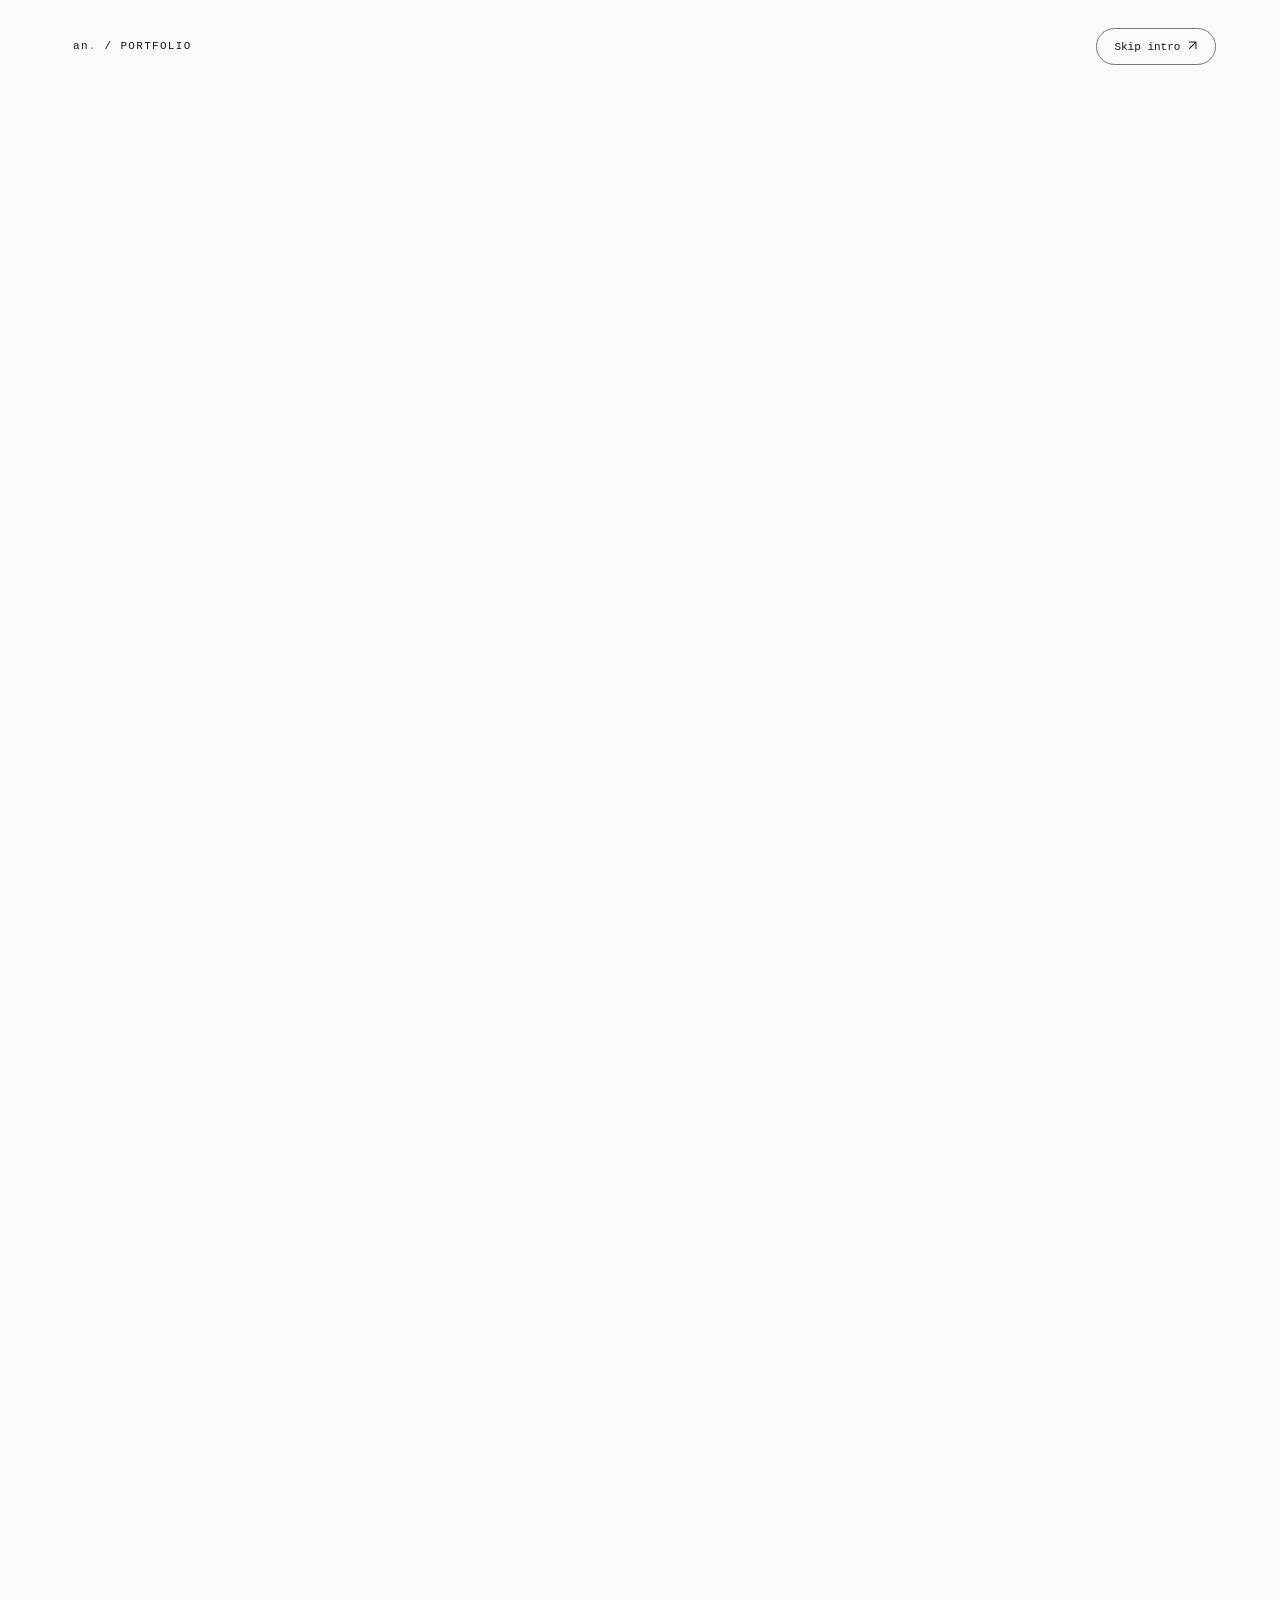
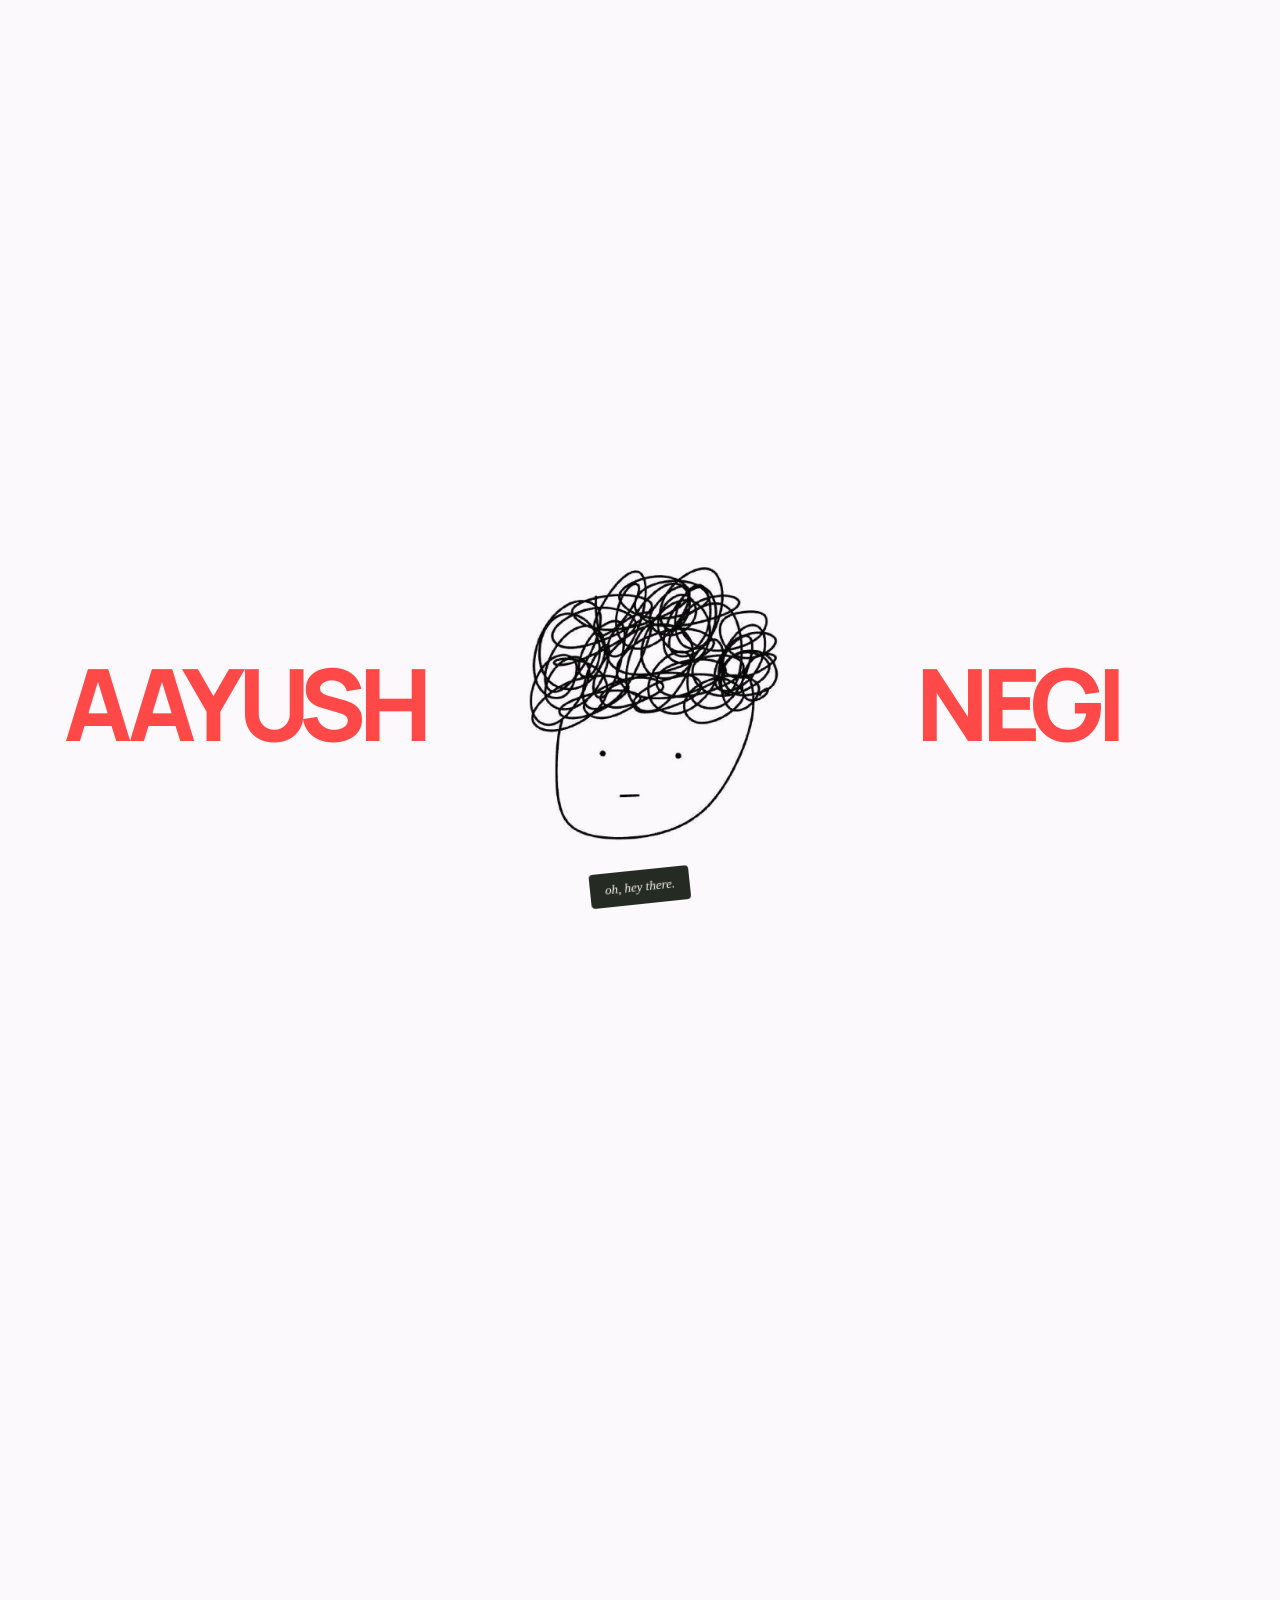
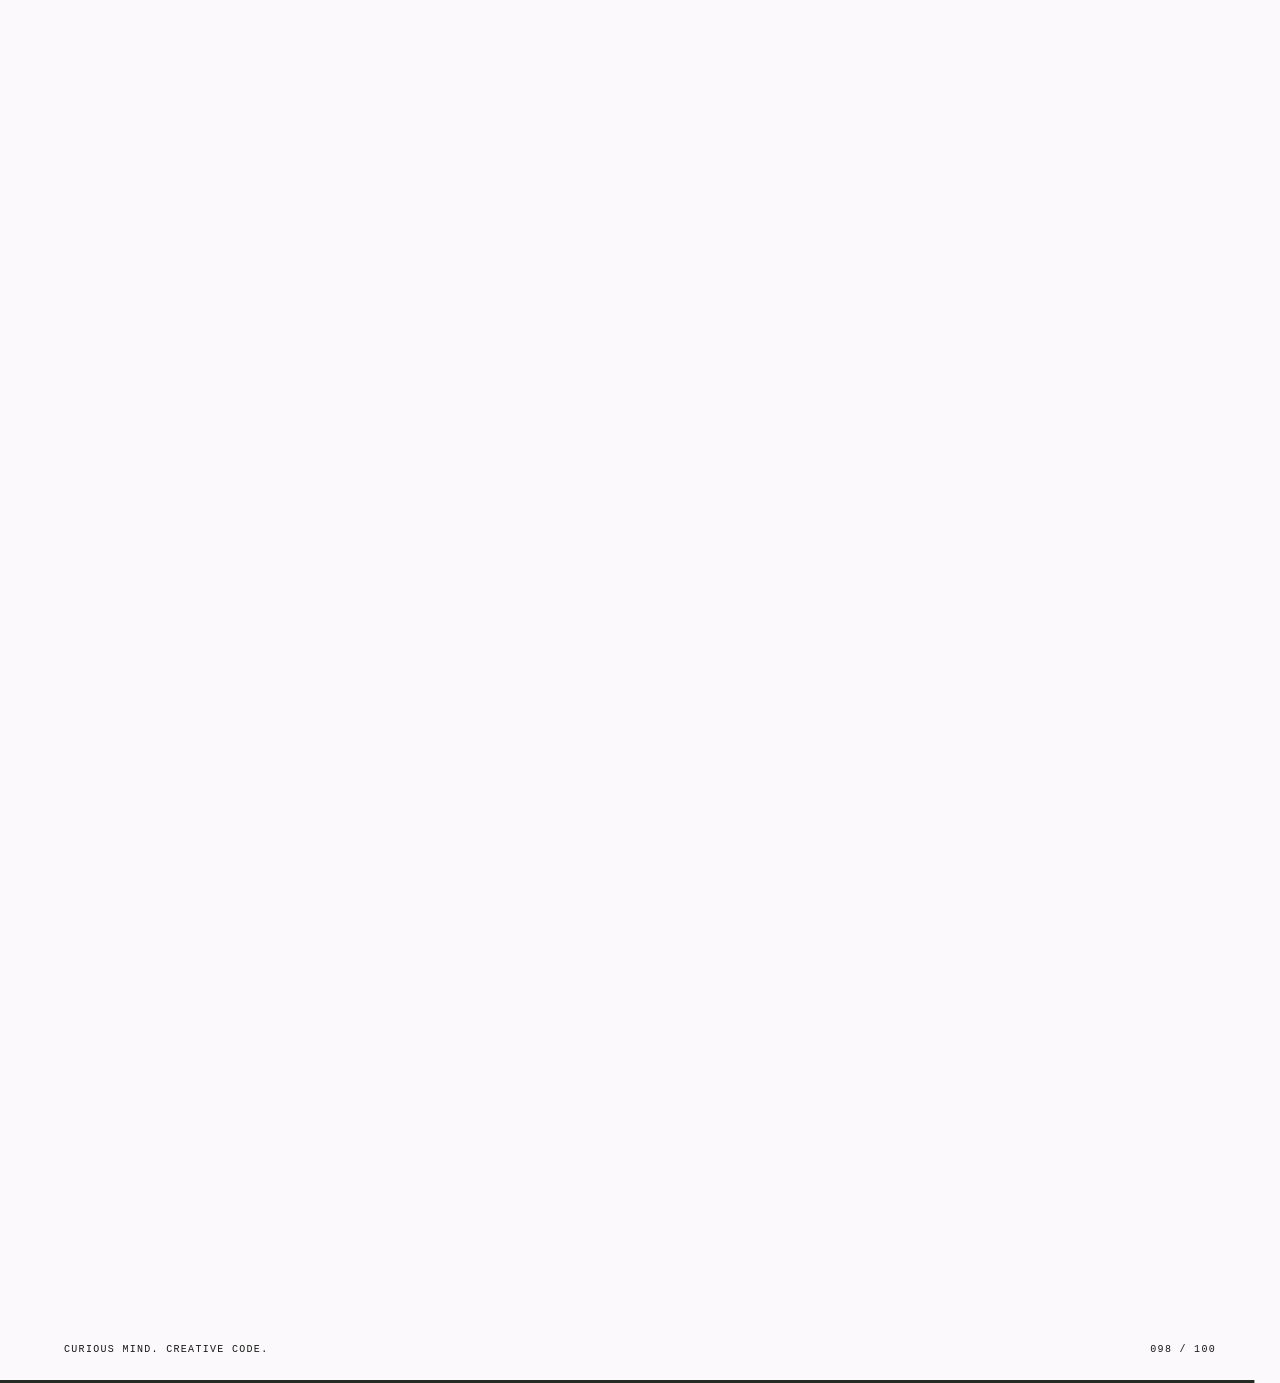
<file: index.html>
<!doctype html>
<html lang="en" data-theme="dark">
<head>
  <meta charset="UTF-8">
  <meta name="viewport" content="width=device-width, initial-scale=1">
  <meta name="theme-color" content="#191919">
  <meta name="description" content="Aayush Negi's portfolio. Explore full-stack projects, AI agent workflows, and a playful approach to engineering.">
  <title>Aayush Negi — Engineer &amp; Builder</title>
  <script src="appearance.js?v=20260918-dark-default"></script>
  <link rel="icon" href="assets/favicon-32.png" sizes="32x32" type="image/png"><link rel="icon" href="assets/favicon-64.png" sizes="64x64" type="image/png">
  <link rel="preconnect" href="https://fonts.googleapis.com">
  <link rel="preconnect" href="https://fonts.gstatic.com" crossorigin>
  <link rel="stylesheet" href="https://fonts.googleapis.com/css2?family=Press+Start+2P&amp;family=DM+Sans:wght@400;500;600;700&amp;family=Manrope:wght@500;600;800&amp;display=swap">
  <link rel="stylesheet" href="styles.css?v=20260923-checkpoints">
  <script src="script.js?v=20260923-mobile-fix" defer></script>
  <script src="playground.js?v=20260923-checkpoints" defer></script>
  <script src="email.js?v=20260918-accessibility" defer></script>

  <link rel="canonical" href="https://aayushnegi.vercel.app/">
  <meta property="og:type" content="website">
  <meta property="og:site_name" content="Aayush Negi">
  <meta property="og:title" content="Aayush Negi — Engineer &amp; Builder">
  <meta property="og:description" content="Full-stack development, AI agents, and thoughtful engineering. Explore Aayush Negi’s projects, experience, and interactive playground.">
  <meta property="og:url" content="https://aayushnegi.vercel.app/">
  <meta property="og:image" content="https://aayushnegi.vercel.app/assets/social-preview.png">
  <meta property="og:image:width" content="1200">
  <meta property="og:image:height" content="630">
  <meta property="og:image:alt" content="Aayush Negi — Engineer and builder. Full-stack development and AI agents.">
  <meta name="twitter:card" content="summary_large_image">
  <meta name="twitter:title" content="Aayush Negi — Engineer &amp; Builder">
  <meta name="twitter:description" content="Full-stack development, AI agents, and thoughtful engineering. Explore Aayush Negi’s projects, experience, and interactive playground.">
  <meta name="twitter:image" content="https://aayushnegi.vercel.app/assets/social-preview.png">
  <meta name="twitter:image:alt" content="Aayush Negi — Engineer and builder. Full-stack development and AI agents.">
</head>
<body>
  <a class="skip-link" href="#main-content">Skip to content</a>
  <div class="page-loader character-loader" id="page-loader" aria-label="Welcome to Aayush Negi's portfolio">
    <div class="character-intro-top"><span>an<span class="brand-dot">.</span> / PORTFOLIO</span><button id="intro-skip" type="button">Skip intro <svg class="link-arrow" width="12" height="12" viewBox="0 0 16 16" fill="none" stroke="currentColor" stroke-width="1.5" aria-hidden="true" focusable="false"><path d="M3 13 13 3M3 3h10v10"/></svg></button></div>
    <div class="character-stage" aria-hidden="true">
      <div class="character-name"><span>AAYUSH</span><span class="character-surname">NEGI</span></div>
      <div class="character-portrait"><img src="assets/intro-sketch.png?v=20260923-original-resolution" width="460" height="460" alt="" fetchpriority="high"><span class="character-hello">oh, hey there.</span></div>
    </div>
    <div class="character-intro-bottom"><span>CURIOUS MIND. CREATIVE CODE.</span><span aria-hidden="true"><span id="intro-count">000</span> / 100</span></div>
    <div class="loader-track" aria-hidden="true"><span id="intro-progress"></span></div>
  </div>
  <header class="header wrap">
    <a class="logo" href="#home" aria-label="Aayush Negi — Home">an<span class="brand-dot">.</span></a>
    <nav aria-label="Main navigation"><a href="#work">Work</a><a href="#about">About</a><a href="#playground">Playground</a></nav>
    <div class="header-actions"><button class="theme-toggle" id="theme-toggle" type="button" hidden aria-label="Enable dark mode" title="Enable dark mode"><svg class="moon-icon" viewBox="0 0 24 24" fill="none" stroke="currentColor" stroke-width="1.7" stroke-linecap="round" stroke-linejoin="round" aria-hidden="true"><path d="M20.5 13A8.5 8.5 0 0 1 11 3.5 8.5 8.5 0 1 0 20.5 13Z"/></svg><svg class="sun-icon" viewBox="0 0 24 24" fill="none" stroke="currentColor" stroke-width="1.7" stroke-linecap="round" aria-hidden="true"><circle cx="12" cy="12" r="4"/><path d="M12 2v2m0 16v2M2 12h2m16 0h2M5 5l1.5 1.5m11 11L19 19M5 19l1.5-1.5m11-11L19 5"/></svg></button><a class="nav-contact" href="#contact">Let’s talk <span><svg class="link-arrow" width="12" height="12" viewBox="0 0 16 16" fill="none" stroke="currentColor" stroke-width="1.5" aria-hidden="true" focusable="false"><path d="M3 13 13 3M3 3h10v10"/></svg></span></a></div>
  </header>

  <main id="main-content" tabindex="-1">
    <section class="hero wrap" id="home">
      <div class="hero-copy">
        <div class="eyebrow"><span class="status-dot"></span> ENGINEER BY MINDSET. BUILDER BY INSTINCT.</div>
        <h1>Serious about code.<br><span class="serif">Curious</span> about<br>everything.</h1>
        <p class="hero-greeting">Hey, I&rsquo;m Aayush :)</p><p class="intro">An engineer turning complex problems into thoughtful digital experiences. A little curiosity, a lot of code, and care in every detail.</p>
        <div class="hero-actions"><a class="button dark" href="#work">Explore my work <span><svg class="link-arrow" width="12" height="12" viewBox="0 0 16 16" fill="none" stroke="currentColor" stroke-width="1.5" aria-hidden="true" focusable="false"><path d="M3 13 13 3M3 3h10v10"/></svg></span></a><a class="text-link" href="#about">A little about me <span>→</span></a></div>
        <nav class="profile-links" aria-label="Profile links">
          <a data-profile-link="github" href="https://github.com/PleaseDoNotASKmeAnything" target="_blank" rel="noopener noreferrer">GitHub <svg class="link-arrow" width="12" height="12" viewBox="0 0 16 16" fill="none" stroke="currentColor" stroke-width="1.5" aria-hidden="true" focusable="false"><path d="M3 13 13 3M3 3h10v10"/></svg></a>
          <a data-profile-link="linkedin" href="https://www.linkedin.com/in/aayush-negi-b468b926b/" target="_blank" rel="noopener noreferrer">LinkedIn <svg class="link-arrow" width="12" height="12" viewBox="0 0 16 16" fill="none" stroke="currentColor" stroke-width="1.5" aria-hidden="true" focusable="false"><path d="M3 13 13 3M3 3h10v10"/></svg></a>
          <a data-profile-link="resume" href="resume.html?v=20260918-accessibility">Resume <svg class="link-arrow" width="12" height="12" viewBox="0 0 16 16" fill="none" stroke="currentColor" stroke-width="1.5" aria-hidden="true" focusable="false"><path d="M3 13 13 3M3 3h10v10"/></svg></a>
        </nav>
        <div class="availability"><span class="status-dot"></span> Open to internships & graduate opportunities</div>
      </div>
      <div class="hero-art" aria-label="Aayush's character and coding workspace">
        <div class="hero-portrait"><span class="portrait-index">FIG. 01 / THE HUMAN</span><img src="assets/intro-character.png" width="460" height="460" alt="A hand-drawn character with a wonderfully busy head of hair"></div>
        <div class="workspace">
        <div class="workspace-heading"><span><span class="status-dot"></span> THE BUILDER'S DESK</span></div>
        <div class="code-window"><div class="code"><span class="muted">01</span> <b>const</b> <span class="code-variable">developer</span> = <span class="code-bracket">{</span><br><span class="muted">02</span> &nbsp;<span class="code-property">name</span>: <em>"Aayush Negi"</em>,<br><span class="muted">03</span> &nbsp;<span class="code-property">fuel</span>: [<em>"tokens"</em>, <em>"curiosity"</em>],<br><span class="muted">04</span> &nbsp;<span class="code-property">mindset</span>: <em>"always learning"</em>,<br><span class="muted">05</span> &nbsp;<span class="code-property">readyToBuild</span>: <b class="code-boolean">true</b><br><span class="muted">06</span> };<br><span class="muted">07</span><br><span class="muted">08</span> <span class="code-variable">developer</span>.<strong>makeSomethingCool</strong>();<span class="caret"></span></div></div>
        <div class="workspace-interests">
          <p class="workspace-label">EXPLORING &amp; BUILDING</p>
          <ul class="workspace-topics">
            <li>DSA</li><li>Web Development</li><li>Machine Learning</li>
            <li>Artificial Intelligence</li><li>Git/GitHub</li><li>Blockchain</li>
          </ul>
        </div>
        
      </div>
      </div><div class="hero-footer"><span>BASED IN INDIA <span class="tiny-star">/</span> BUILDING FOR EVERYWHERE</span><a href="#work">SCROLL TO EXPLORE ↓</a></div>
    </section>
    <div class="ticker" aria-hidden="true"><div class="ticker-track"><div class="ticker-group"><span class="ticker-phrase">THOUGHTFUL ENGINEERING</span><span class="ticker-divider">/</span><span class="ticker-phrase">HUMAN EXPERIENCES</span><span class="ticker-divider">/</span><span class="ticker-phrase">ALWAYS CURIOUS</span><span class="ticker-divider">/</span><span class="ticker-phrase">GAINING EXPERIENCE</span><span class="ticker-divider">/</span><span class="ticker-phrase">BUILDING SOMETHING</span><span class="ticker-divider">/</span><span class="ticker-phrase">LEARNING SOMETHING</span><span class="ticker-divider">/</span></div><div class="ticker-group"><span class="ticker-phrase">THOUGHTFUL ENGINEERING</span><span class="ticker-divider">/</span><span class="ticker-phrase">HUMAN EXPERIENCES</span><span class="ticker-divider">/</span><span class="ticker-phrase">ALWAYS CURIOUS</span><span class="ticker-divider">/</span><span class="ticker-phrase">GAINING EXPERIENCE</span><span class="ticker-divider">/</span><span class="ticker-phrase">BUILDING SOMETHING</span><span class="ticker-divider">/</span><span class="ticker-phrase">LEARNING SOMETHING</span><span class="ticker-divider">/</span></div></div></div>

    <section class="work wrap section" id="work">
      <div class="section-top"><div><div class="eyebrow">01 / SELECTED WORK</div><h2>Ideas, made <span class="serif">real.</span></h2></div><p>A selection of projects across web development,<br>AI, and decentralized systems.</p></div>
      <div class="selected-projects">
        <article class="work-card work-card--orion">
          <div class="work-visual" aria-label="Orion workflow illustration">
            <div class="work-visual-heading"><span class="work-project-label">ORION</span></div>
            <p class="work-visual-title">AI-powered browser IDE</p>
            <ol class="work-flow"><li><span>01</span>Understand request</li><li><span>02</span>Coordinate agents</li><li><span>03</span>Execute tools</li><li><span>04</span>Preview project</li></ol><span class="work-visual-caption">WORKFLOW ILLUSTRATION</span>
          </div>
          <div class="work-copy"><p class="project-number">01 / AI development tools / Agent orchestration</p><h3>Orion</h3><p class="work-summary">A conversational workspace for creating, editing, and running web projects.</p><p class="work-role">AI agents coordinate code edits, tool execution, and live previews.</p><div class="chips"><span>Next.js</span><span>TypeScript</span><span>Convex</span><span>WebContainers</span></div><div class="work-links"><button type="button" class="text-link" data-project="orion" aria-haspopup="dialog" disabled>Project details <span aria-hidden="true"><svg class="link-arrow" width="12" height="12" viewBox="0 0 16 16" fill="none" stroke="currentColor" stroke-width="1.5" aria-hidden="true" focusable="false"><path d="M3 13 13 3M3 3h10v10"/></svg></span></button><a href="https://github.com/PleaseDoNotASKmeAnything/orion-decentralized-IDE" target="_blank" rel="noopener noreferrer" aria-label="Orion repository on GitHub">GitHub <svg class="link-arrow" width="12" height="12" viewBox="0 0 16 16" fill="none" stroke="currentColor" stroke-width="1.5" aria-hidden="true" focusable="false"><path d="M3 13 13 3M3 3h10v10"/></svg></a></div></div>
        </article>
        <article class="work-card work-card--revpay">
          <div class="work-visual" aria-label="RevPay workflow illustration">
            <div class="work-visual-heading"><span class="work-project-label">REVPAY</span></div>
            <p class="work-visual-title">Payment recovery workflow</p>
            <ol class="work-flow"><li><span>01</span>Failed payment</li><li><span>02</span>Evaluate rules</li><li><span>03</span>Simulate recovery</li><li><span>04</span>Review outcome</li></ol><span class="work-visual-caption">WORKFLOW ILLUSTRATION</span>
          </div>
          <div class="work-copy"><p class="project-number">02 / Full-stack / Prototype</p><h3>RevPay</h3><p class="work-summary">An explainable recovery workflow with bounded retries, case tracking, and analytics.</p><p class="work-role">Rule-based decisions; recovery actions are simulated.</p><div class="chips"><span>React</span><span>FastAPI</span><span>PostgreSQL</span></div><div class="work-links"><button type="button" class="text-link" data-project="revpay" aria-haspopup="dialog" disabled>Project details <span aria-hidden="true"><svg class="link-arrow" width="12" height="12" viewBox="0 0 16 16" fill="none" stroke="currentColor" stroke-width="1.5" aria-hidden="true" focusable="false"><path d="M3 13 13 3M3 3h10v10"/></svg></span></button><a href="https://github.com/PleaseDoNotASKmeAnything/RevPay" target="_blank" rel="noopener noreferrer" aria-label="RevPay repository on GitHub">GitHub <svg class="link-arrow" width="12" height="12" viewBox="0 0 16 16" fill="none" stroke="currentColor" stroke-width="1.5" aria-hidden="true" focusable="false"><path d="M3 13 13 3M3 3h10v10"/></svg></a></div></div>
        </article>
        <article class="work-card work-card--faceauth">
          <div class="work-visual" aria-label="FaceAuth workflow illustration">
            <div class="work-visual-heading"><span class="work-project-label">FACEAUTH</span></div>
            <p class="work-visual-title">Decentralized authentication</p>
            <ol class="work-flow"><li><span>01</span>Capture face</li><li><span>02</span>Encode &amp; hash</li><li><span>03</span>Record credentials</li><li><span>04</span>Verify identity</li></ol><span class="work-visual-caption">WORKFLOW ILLUSTRATION</span>
          </div>
          <div class="work-copy"><p class="project-number">03 / Biometrics / Blockchain prototype</p><h3>FaceAuth</h3><p class="work-summary">A facial authentication prototype with credential hashes recorded on a local Ethereum blockchain.</p><p class="work-role">Local blockchain prototype exploring biometric authentication.</p><div class="chips"><span>Python</span><span>Django</span><span>dlib</span><span>Ethereum</span></div><div class="work-links"><button type="button" class="text-link" data-project="faceauth" aria-haspopup="dialog" disabled>Project details <span aria-hidden="true"><svg class="link-arrow" width="12" height="12" viewBox="0 0 16 16" fill="none" stroke="currentColor" stroke-width="1.5" aria-hidden="true" focusable="false"><path d="M3 13 13 3M3 3h10v10"/></svg></span></button><a href="https://github.com/PleaseDoNotASKmeAnything/AI-Decentralized-identity-verification" target="_blank" rel="noopener noreferrer" aria-label="FaceAuth repository on GitHub">GitHub <svg class="link-arrow" width="12" height="12" viewBox="0 0 16 16" fill="none" stroke="currentColor" stroke-width="1.5" aria-hidden="true" focusable="false"><path d="M3 13 13 3M3 3h10v10"/></svg></a></div></div>
        </article>
      </div>
      <button type="button" class="work-motion-toggle" id="work-motion-toggle" aria-pressed="false" hidden>Pause background animation</button>
    </section>

    <section class="about about-personal section wrap" id="about" aria-labelledby="about-heading">

      <div class="about-copy">
        <div class="eyebrow">02 / A LITTLE ABOUT ME</div>
        <h2 id="about-heading">Curiosity drives me.<br><span class="serif">Building</span> defines me.</h2>
        <p>I&rsquo;m Aayush, an engineer at heart who enjoys making complex systems easier to use. My work brings together full-stack development, AI agents, and a curiosity for how things work beneath the interface.</p>
        <p>My AI/ML internship at AML Enterprises gave me the opportunity to learn in a professional environment. I bring a thoughtful, collaborative approach to engineering, with a focus on understanding problems, communicating clearly, and continuously improving my craft.</p>
        <p>I care about the details that make software useful: clear interfaces, explainable decisions, and workflows that handle more than the happy path.</p>
        <div class="about-toolkit" aria-label="Technical toolkit">
          <h3>What I work with</h3>
          <div class="toolkit-row"><h4>Languages</h4><ul><li>Python</li><li>TypeScript</li><li>JavaScript</li><li>C / C++</li><li>SQL</li></ul></div>
          <div class="toolkit-row"><h4>Web &amp; backend</h4><ul><li>React / Next.js</li><li>FastAPI</li><li>Node.js</li><li>PostgreSQL</li><li>Convex</li></ul></div>
          <div class="toolkit-row"><h4>AI &amp; tools</h4><ul><li>Google ADK</li><li>Gemini API</li><li>WebSockets</li><li>Git / GitHub</li><li>Linux</li></ul></div>
        </div>
        <a class="text-link about-contact" href="#contact">Let&rsquo;s build something useful <span aria-hidden="true"><svg class="link-arrow" width="12" height="12" viewBox="0 0 16 16" fill="none" stroke="currentColor" stroke-width="1.5" aria-hidden="true" focusable="false"><path d="M3 13 13 3M3 3h10v10"/></svg></span></a>
      </div>
      <aside class="profile-panel" aria-label="Aayush Negi at a glance">
        <div class="profile-panel-top"><span class="profile-panel-label">THE HUMAN BEHIND THE CODE</span></div>
        <div class="profile-monogram" aria-hidden="true">an<span class="brand-dot">.</span></div>
        <h3>Aayush Negi</h3>
        <p class="profile-subtitle">Code with curiosity.<br>Build with purpose.</p>
        <dl class="profile-facts">
          <div><dt>EDUCATION</dt><dd>B.Tech in Computer Science &amp; Engineering</dd><dd class="profile-secondary">Jaypee Institute of Information Technology<br>2023 &ndash; 2027 (expected)</dd></div>
          <div><dt>EXPERIENCE</dt><dd>AI/ML Intern &middot; AML Enterprises</dd><dd class="profile-secondary">June &ndash; July 2026</dd></div>
        </dl>
        <a class="profile-panel-link" href="https://github.com/PleaseDoNotASKmeAnything" target="_blank" rel="noopener noreferrer">Explore my GitHub <span aria-hidden="true"><svg class="link-arrow" width="12" height="12" viewBox="0 0 16 16" fill="none" stroke="currentColor" stroke-width="1.5" aria-hidden="true" focusable="false"><path d="M3 13 13 3M3 3h10v10"/></svg></span></a>
      </aside>
    </section>

    <div class="ticker ticker-opportunities" aria-hidden="true"><div class="ticker-track"><div class="ticker-group"><span class="ticker-phrase">PROJECTS</span><span class="ticker-divider">/</span><span class="ticker-phrase">OPEN SOURCE</span><span class="ticker-divider">/</span><span class="ticker-phrase">FREELANCE</span><span class="ticker-divider">/</span><span class="ticker-phrase">JOB OPPORTUNITIES</span><span class="ticker-divider">/</span><span class="ticker-phrase">INTERNSHIP</span><span class="ticker-divider">/</span></div><div class="ticker-group"><span class="ticker-phrase">PROJECTS</span><span class="ticker-divider">/</span><span class="ticker-phrase">OPEN SOURCE</span><span class="ticker-divider">/</span><span class="ticker-phrase">FREELANCE</span><span class="ticker-divider">/</span><span class="ticker-phrase">JOB OPPORTUNITIES</span><span class="ticker-divider">/</span><span class="ticker-phrase">INTERNSHIP</span><span class="ticker-divider">/</span></div></div></div>

    <section class="section wrap football-section" id="playground" aria-labelledby="playground-heading">
      <span id="terminal" aria-hidden="true"></span>
      <div class="section-top"><div><div class="eyebrow">03 / THE PLAYGROUND</div><h2 id="playground-heading">Off the clock.<br>On the <span class="serif">pitch.</span></h2></div><p>Four checkpoints. A little more about me.<br>Take a lap around the pitch.</p></div>
      <div class="playground-invitation" id="playground-invitation">
        <span class="invitation-eyebrow">AAYUSH FC</span>
        <div class="invitation-ball" aria-hidden="true"><img src="assets/playground-player-96.png" alt="" width="48" height="48"></div>
        <button type="button" id="playground-enter" aria-expanded="false" aria-controls="football-game" disabled><span class="sr-only">Enter the Playground</span><svg viewBox="0 0 115 7" class="pixel-invitation" aria-hidden="true" focusable="false" shape-rendering="crispEdges"><rect x="0" y="0" width="1" height="1"/><rect x="1" y="0" width="1" height="1"/><rect x="2" y="0" width="1" height="1"/><rect x="3" y="0" width="1" height="1"/><rect x="4" y="0" width="1" height="1"/><rect x="0" y="1" width="1" height="1"/><rect x="0" y="2" width="1" height="1"/><rect x="0" y="3" width="1" height="1"/><rect x="1" y="3" width="1" height="1"/><rect x="2" y="3" width="1" height="1"/><rect x="3" y="3" width="1" height="1"/><rect x="0" y="4" width="1" height="1"/><rect x="0" y="5" width="1" height="1"/><rect x="0" y="6" width="1" height="1"/><rect x="1" y="6" width="1" height="1"/><rect x="2" y="6" width="1" height="1"/><rect x="3" y="6" width="1" height="1"/><rect x="4" y="6" width="1" height="1"/><rect x="6" y="0" width="1" height="1"/><rect x="10" y="0" width="1" height="1"/><rect x="6" y="1" width="1" height="1"/><rect x="7" y="1" width="1" height="1"/><rect x="10" y="1" width="1" height="1"/><rect x="6" y="2" width="1" height="1"/><rect x="7" y="2" width="1" height="1"/><rect x="10" y="2" width="1" height="1"/><rect x="6" y="3" width="1" height="1"/><rect x="8" y="3" width="1" height="1"/><rect x="10" y="3" width="1" height="1"/><rect x="6" y="4" width="1" height="1"/><rect x="9" y="4" width="1" height="1"/><rect x="10" y="4" width="1" height="1"/><rect x="6" y="5" width="1" height="1"/><rect x="9" y="5" width="1" height="1"/><rect x="10" y="5" width="1" height="1"/><rect x="6" y="6" width="1" height="1"/><rect x="10" y="6" width="1" height="1"/><rect x="12" y="0" width="1" height="1"/><rect x="13" y="0" width="1" height="1"/><rect x="14" y="0" width="1" height="1"/><rect x="15" y="0" width="1" height="1"/><rect x="16" y="0" width="1" height="1"/><rect x="14" y="1" width="1" height="1"/><rect x="14" y="2" width="1" height="1"/><rect x="14" y="3" width="1" height="1"/><rect x="14" y="4" width="1" height="1"/><rect x="14" y="5" width="1" height="1"/><rect x="14" y="6" width="1" height="1"/><rect x="18" y="0" width="1" height="1"/><rect x="19" y="0" width="1" height="1"/><rect x="20" y="0" width="1" height="1"/><rect x="21" y="0" width="1" height="1"/><rect x="22" y="0" width="1" height="1"/><rect x="18" y="1" width="1" height="1"/><rect x="18" y="2" width="1" height="1"/><rect x="18" y="3" width="1" height="1"/><rect x="19" y="3" width="1" height="1"/><rect x="20" y="3" width="1" height="1"/><rect x="21" y="3" width="1" height="1"/><rect x="18" y="4" width="1" height="1"/><rect x="18" y="5" width="1" height="1"/><rect x="18" y="6" width="1" height="1"/><rect x="19" y="6" width="1" height="1"/><rect x="20" y="6" width="1" height="1"/><rect x="21" y="6" width="1" height="1"/><rect x="22" y="6" width="1" height="1"/><rect x="24" y="0" width="1" height="1"/><rect x="25" y="0" width="1" height="1"/><rect x="26" y="0" width="1" height="1"/><rect x="27" y="0" width="1" height="1"/><rect x="24" y="1" width="1" height="1"/><rect x="28" y="1" width="1" height="1"/><rect x="24" y="2" width="1" height="1"/><rect x="28" y="2" width="1" height="1"/><rect x="24" y="3" width="1" height="1"/><rect x="25" y="3" width="1" height="1"/><rect x="26" y="3" width="1" height="1"/><rect x="27" y="3" width="1" height="1"/><rect x="24" y="4" width="1" height="1"/><rect x="26" y="4" width="1" height="1"/><rect x="24" y="5" width="1" height="1"/><rect x="27" y="5" width="1" height="1"/><rect x="24" y="6" width="1" height="1"/><rect x="28" y="6" width="1" height="1"/><rect x="34" y="0" width="1" height="1"/><rect x="35" y="0" width="1" height="1"/><rect x="36" y="0" width="1" height="1"/><rect x="37" y="0" width="1" height="1"/><rect x="38" y="0" width="1" height="1"/><rect x="36" y="1" width="1" height="1"/><rect x="36" y="2" width="1" height="1"/><rect x="36" y="3" width="1" height="1"/><rect x="36" y="4" width="1" height="1"/><rect x="36" y="5" width="1" height="1"/><rect x="36" y="6" width="1" height="1"/><rect x="40" y="0" width="1" height="1"/><rect x="44" y="0" width="1" height="1"/><rect x="40" y="1" width="1" height="1"/><rect x="44" y="1" width="1" height="1"/><rect x="40" y="2" width="1" height="1"/><rect x="44" y="2" width="1" height="1"/><rect x="40" y="3" width="1" height="1"/><rect x="41" y="3" width="1" height="1"/><rect x="42" y="3" width="1" height="1"/><rect x="43" y="3" width="1" height="1"/><rect x="44" y="3" width="1" height="1"/><rect x="40" y="4" width="1" height="1"/><rect x="44" y="4" width="1" height="1"/><rect x="40" y="5" width="1" height="1"/><rect x="44" y="5" width="1" height="1"/><rect x="40" y="6" width="1" height="1"/><rect x="44" y="6" width="1" height="1"/><rect x="46" y="0" width="1" height="1"/><rect x="47" y="0" width="1" height="1"/><rect x="48" y="0" width="1" height="1"/><rect x="49" y="0" width="1" height="1"/><rect x="50" y="0" width="1" height="1"/><rect x="46" y="1" width="1" height="1"/><rect x="46" y="2" width="1" height="1"/><rect x="46" y="3" width="1" height="1"/><rect x="47" y="3" width="1" height="1"/><rect x="48" y="3" width="1" height="1"/><rect x="49" y="3" width="1" height="1"/><rect x="46" y="4" width="1" height="1"/><rect x="46" y="5" width="1" height="1"/><rect x="46" y="6" width="1" height="1"/><rect x="47" y="6" width="1" height="1"/><rect x="48" y="6" width="1" height="1"/><rect x="49" y="6" width="1" height="1"/><rect x="50" y="6" width="1" height="1"/><rect x="56" y="0" width="1" height="1"/><rect x="57" y="0" width="1" height="1"/><rect x="58" y="0" width="1" height="1"/><rect x="59" y="0" width="1" height="1"/><rect x="56" y="1" width="1" height="1"/><rect x="60" y="1" width="1" height="1"/><rect x="56" y="2" width="1" height="1"/><rect x="60" y="2" width="1" height="1"/><rect x="56" y="3" width="1" height="1"/><rect x="57" y="3" width="1" height="1"/><rect x="58" y="3" width="1" height="1"/><rect x="59" y="3" width="1" height="1"/><rect x="56" y="4" width="1" height="1"/><rect x="56" y="5" width="1" height="1"/><rect x="56" y="6" width="1" height="1"/><rect x="62" y="0" width="1" height="1"/><rect x="62" y="1" width="1" height="1"/><rect x="62" y="2" width="1" height="1"/><rect x="62" y="3" width="1" height="1"/><rect x="62" y="4" width="1" height="1"/><rect x="62" y="5" width="1" height="1"/><rect x="62" y="6" width="1" height="1"/><rect x="63" y="6" width="1" height="1"/><rect x="64" y="6" width="1" height="1"/><rect x="65" y="6" width="1" height="1"/><rect x="66" y="6" width="1" height="1"/><rect x="69" y="0" width="1" height="1"/><rect x="70" y="0" width="1" height="1"/><rect x="71" y="0" width="1" height="1"/><rect x="68" y="1" width="1" height="1"/><rect x="72" y="1" width="1" height="1"/><rect x="68" y="2" width="1" height="1"/><rect x="72" y="2" width="1" height="1"/><rect x="68" y="3" width="1" height="1"/><rect x="69" y="3" width="1" height="1"/><rect x="70" y="3" width="1" height="1"/><rect x="71" y="3" width="1" height="1"/><rect x="72" y="3" width="1" height="1"/><rect x="68" y="4" width="1" height="1"/><rect x="72" y="4" width="1" height="1"/><rect x="68" y="5" width="1" height="1"/><rect x="72" y="5" width="1" height="1"/><rect x="68" y="6" width="1" height="1"/><rect x="72" y="6" width="1" height="1"/><rect x="74" y="0" width="1" height="1"/><rect x="78" y="0" width="1" height="1"/><rect x="74" y="1" width="1" height="1"/><rect x="78" y="1" width="1" height="1"/><rect x="75" y="2" width="1" height="1"/><rect x="77" y="2" width="1" height="1"/><rect x="76" y="3" width="1" height="1"/><rect x="76" y="4" width="1" height="1"/><rect x="76" y="5" width="1" height="1"/><rect x="76" y="6" width="1" height="1"/><rect x="81" y="0" width="1" height="1"/><rect x="82" y="0" width="1" height="1"/><rect x="83" y="0" width="1" height="1"/><rect x="84" y="0" width="1" height="1"/><rect x="80" y="1" width="1" height="1"/><rect x="80" y="2" width="1" height="1"/><rect x="80" y="3" width="1" height="1"/><rect x="82" y="3" width="1" height="1"/><rect x="83" y="3" width="1" height="1"/><rect x="84" y="3" width="1" height="1"/><rect x="80" y="4" width="1" height="1"/><rect x="84" y="4" width="1" height="1"/><rect x="80" y="5" width="1" height="1"/><rect x="84" y="5" width="1" height="1"/><rect x="81" y="6" width="1" height="1"/><rect x="82" y="6" width="1" height="1"/><rect x="83" y="6" width="1" height="1"/><rect x="84" y="6" width="1" height="1"/><rect x="86" y="0" width="1" height="1"/><rect x="87" y="0" width="1" height="1"/><rect x="88" y="0" width="1" height="1"/><rect x="89" y="0" width="1" height="1"/><rect x="86" y="1" width="1" height="1"/><rect x="90" y="1" width="1" height="1"/><rect x="86" y="2" width="1" height="1"/><rect x="90" y="2" width="1" height="1"/><rect x="86" y="3" width="1" height="1"/><rect x="87" y="3" width="1" height="1"/><rect x="88" y="3" width="1" height="1"/><rect x="89" y="3" width="1" height="1"/><rect x="86" y="4" width="1" height="1"/><rect x="88" y="4" width="1" height="1"/><rect x="86" y="5" width="1" height="1"/><rect x="89" y="5" width="1" height="1"/><rect x="86" y="6" width="1" height="1"/><rect x="90" y="6" width="1" height="1"/><rect x="93" y="0" width="1" height="1"/><rect x="94" y="0" width="1" height="1"/><rect x="95" y="0" width="1" height="1"/><rect x="92" y="1" width="1" height="1"/><rect x="96" y="1" width="1" height="1"/><rect x="92" y="2" width="1" height="1"/><rect x="96" y="2" width="1" height="1"/><rect x="92" y="3" width="1" height="1"/><rect x="96" y="3" width="1" height="1"/><rect x="92" y="4" width="1" height="1"/><rect x="96" y="4" width="1" height="1"/><rect x="92" y="5" width="1" height="1"/><rect x="96" y="5" width="1" height="1"/><rect x="93" y="6" width="1" height="1"/><rect x="94" y="6" width="1" height="1"/><rect x="95" y="6" width="1" height="1"/><rect x="98" y="0" width="1" height="1"/><rect x="102" y="0" width="1" height="1"/><rect x="98" y="1" width="1" height="1"/><rect x="102" y="1" width="1" height="1"/><rect x="98" y="2" width="1" height="1"/><rect x="102" y="2" width="1" height="1"/><rect x="98" y="3" width="1" height="1"/><rect x="102" y="3" width="1" height="1"/><rect x="98" y="4" width="1" height="1"/><rect x="102" y="4" width="1" height="1"/><rect x="98" y="5" width="1" height="1"/><rect x="102" y="5" width="1" height="1"/><rect x="99" y="6" width="1" height="1"/><rect x="100" y="6" width="1" height="1"/><rect x="101" y="6" width="1" height="1"/><rect x="104" y="0" width="1" height="1"/><rect x="108" y="0" width="1" height="1"/><rect x="104" y="1" width="1" height="1"/><rect x="105" y="1" width="1" height="1"/><rect x="108" y="1" width="1" height="1"/><rect x="104" y="2" width="1" height="1"/><rect x="105" y="2" width="1" height="1"/><rect x="108" y="2" width="1" height="1"/><rect x="104" y="3" width="1" height="1"/><rect x="106" y="3" width="1" height="1"/><rect x="108" y="3" width="1" height="1"/><rect x="104" y="4" width="1" height="1"/><rect x="107" y="4" width="1" height="1"/><rect x="108" y="4" width="1" height="1"/><rect x="104" y="5" width="1" height="1"/><rect x="107" y="5" width="1" height="1"/><rect x="108" y="5" width="1" height="1"/><rect x="104" y="6" width="1" height="1"/><rect x="108" y="6" width="1" height="1"/><rect x="110" y="0" width="1" height="1"/><rect x="111" y="0" width="1" height="1"/><rect x="112" y="0" width="1" height="1"/><rect x="113" y="0" width="1" height="1"/><rect x="110" y="1" width="1" height="1"/><rect x="114" y="1" width="1" height="1"/><rect x="110" y="2" width="1" height="1"/><rect x="114" y="2" width="1" height="1"/><rect x="110" y="3" width="1" height="1"/><rect x="114" y="3" width="1" height="1"/><rect x="110" y="4" width="1" height="1"/><rect x="114" y="4" width="1" height="1"/><rect x="110" y="5" width="1" height="1"/><rect x="114" y="5" width="1" height="1"/><rect x="110" y="6" width="1" height="1"/><rect x="111" y="6" width="1" height="1"/><rect x="112" y="6" width="1" height="1"/><rect x="113" y="6" width="1" height="1"/></svg><span class="invitation-arrow" aria-hidden="true">&#8594;</span></button>
        <span class="invitation-hint">Click or tap to start exploring</span>
      </div>
      <div class="football-game" id="football-game" hidden>
        <div class="football-topbar"><span class="match-clock" aria-label="Match progress"><span aria-hidden="true">◷</span> <span id="football-clock" role="status" aria-label="Match time">00:00</span></span><span>AAYUSH FC <span aria-hidden="true">/</span> EXPLORER MODE</span><span id="football-score" role="status">0 / 4 explored</span><button type="button" id="playground-exit">Exit playground</button></div>
        <div class="football-layout">
          <div class="football-field-area">
            <div class="football-field" id="football-field" tabindex="0" role="group" aria-label="Football playground. Move with arrow keys or W A S D, or select a numbered checkpoint." aria-describedby="football-help">
              <canvas id="football-canvas" width="626" height="417" aria-hidden="true"></canvas>
              <p id="football-unlock" role="status" hidden>a new checkpoint appeared at the centre</p>
              <button class="field-checkpoint" style="left:23%;top:27%" data-checkpoint="0" disabled aria-label="Checkpoint 1: Who is Aayush?">01</button>
              <button class="field-checkpoint field-checkpoint--right" style="left:77%;top:27%" data-checkpoint="1" disabled aria-label="Checkpoint 2: What have you built?">02</button>
              <button class="field-checkpoint field-checkpoint--right" style="left:77%;top:73%" data-checkpoint="2" disabled aria-label="Checkpoint 3: My Interests !!">03</button>
              <button class="field-checkpoint" style="left:23%;top:73%" data-checkpoint="3" disabled aria-label="Checkpoint 4: What is it like to work with me?">04</button>
            <button class="field-checkpoint field-checkpoint--bonus" style="left:50%;top:50%" data-checkpoint="4" hidden disabled aria-label="Bonus checkpoint: My Medium page">05</button>
            </div>
            
            <div class="football-prompt"><p id="football-arrival" role="status">Reach a checkpoint to explore.</p><button type="button" id="football-open" aria-haspopup="dialog" hidden>Press Enter to explore</button></div>
            <p id="football-help">Arrow keys / WASD to move. Click or tap a checkpoint to run there, then press Enter or tap Explore.</p>
            <div class="football-controls"><div class="direction-pad" aria-label="Movement controls"><button type="button" data-direction="up" aria-label="Move up" disabled>&uarr;</button><button type="button" data-direction="left" aria-label="Move left" disabled>&larr;</button><button type="button" data-direction="down" aria-label="Move down" disabled>&darr;</button><button type="button" data-direction="right" aria-label="Move right" disabled>&rarr;</button></div><button type="button" id="football-reset" disabled>Restart lap</button></div>
          </div>

        </div>

      </div>
        <noscript><div class="football-fallback"><h3>Meet Aayush</h3><p>Enable JavaScript to play, or explore these four questions:</p><details><summary>Who is Aayush?</summary><p>A Computer Science &amp; Engineering student at JIIT, expected to graduate in 2027, with an AI/ML internship at AML Enterprises.</p></details><details><summary>What have you built?</summary><p>Orion, RevPay, and FaceAuth explore AI development tools, payment recovery, and biometric authentication and many more projects. In love with building, developing and solving.</p></details><details><summary>My Interests !!</summary><p>Full-stack development, AI agents, data structures, Machine Learning, DevOps and decentralized systems. I like understanding how the pieces fit together, from the interface to the workflow behind it.</p></details><details><summary>What is it like to work with me?</summary><p>I value clear communication, thoughtful collaboration, and taking ownership of my work. I approach challenges with curiosity, stay open to feedback, and focus on delivering reliable, well-considered solutions.</p></details></div></noscript>
    </section>

    <div class="ticker ticker-opportunities ticker-hobbies" aria-hidden="true"><div class="ticker-track"><div class="ticker-group"><span class="ticker-phrase">READING BOOKS</span><span class="ticker-divider">/</span><span class="ticker-phrase">FOOTBALL</span><span class="ticker-divider">/</span><span class="ticker-phrase">HIGH ADRENALINE ACTIVITIES</span><span class="ticker-divider">/</span><span class="ticker-phrase">WATCHING MOVIES</span><span class="ticker-divider">/</span><span class="ticker-phrase">RUNNING</span><span class="ticker-divider">/</span><span class="ticker-phrase">YOGA</span><span class="ticker-divider">/</span></div><div class="ticker-group"><span class="ticker-phrase">READING BOOKS</span><span class="ticker-divider">/</span><span class="ticker-phrase">FOOTBALL</span><span class="ticker-divider">/</span><span class="ticker-phrase">HIGH ADRENALINE ACTIVITIES</span><span class="ticker-divider">/</span><span class="ticker-phrase">WATCHING MOVIES</span><span class="ticker-divider">/</span><span class="ticker-phrase">RUNNING</span><span class="ticker-divider">/</span><span class="ticker-phrase">YOGA</span><span class="ticker-divider">/</span></div></div></div>

    <section class="contact wrap contact-personal" id="contact" aria-labelledby="contact-heading">
      <div class="contact-heading-row"><div><div class="eyebrow">04 / LET'S CONNECT</div><h2 id="contact-heading">Good things start<br>with a <span class="serif">hello.</span></h2></div><span class="contact-monogram" aria-hidden="true">an<span class="brand-dot">.</span></span></div>
      <div class="contact-bottom"><p>For opportunities, collaborations, or a conversation about what comes next.<br>I&rsquo;d love to hear what you have in mind.</p><a class="button dark" id="email-button" data-arrow="outbound" href="https://mail.google.com/mail/?view=cm&amp;fs=1&amp;to=negiaayush0302%40gmail.com" target="_blank" rel="noopener noreferrer">Say hello <span aria-hidden="true"><svg class="link-arrow" width="12" height="12" viewBox="0 0 16 16" fill="none" stroke="currentColor" stroke-width="1.5" aria-hidden="true" focusable="false"><path d="M3 13 13 3M3 3h10v10"/></svg></span></a></div>
      <div class="contact-links" aria-label="Contact and profile links"><a href="https://github.com/PleaseDoNotASKmeAnything" target="_blank" rel="noopener noreferrer">GitHub <svg class="link-arrow" width="12" height="12" viewBox="0 0 16 16" fill="none" stroke="currentColor" stroke-width="1.5" aria-hidden="true" focusable="false"><path d="M3 13 13 3M3 3h10v10"/></svg></a><a data-profile-link="linkedin" href="https://www.linkedin.com/in/aayush-negi-b468b926b/" target="_blank" rel="noopener noreferrer">LinkedIn <svg class="link-arrow" width="12" height="12" viewBox="0 0 16 16" fill="none" stroke="currentColor" stroke-width="1.5" aria-hidden="true" focusable="false"><path d="M3 13 13 3M3 3h10v10"/></svg></a><a data-profile-link="resume" href="resume.html?v=20260918-accessibility">Resume <svg class="link-arrow" width="12" height="12" viewBox="0 0 16 16" fill="none" stroke="currentColor" stroke-width="1.5" aria-hidden="true" focusable="false"><path d="M3 13 13 3M3 3h10v10"/></svg></a></div>
      <a id="contact-status" href="https://mail.google.com/mail/?view=cm&amp;fs=1&amp;to=negiaayush0302%40gmail.com" target="_blank" rel="noopener noreferrer" aria-label="Email Aayush Negi"><svg class="email-icon" viewBox="0 0 24 24" fill="none" stroke="currentColor" stroke-width="1.6" stroke-linecap="round" stroke-linejoin="round" aria-hidden="true"><rect x="3" y="5" width="18" height="14" rx="2"/><path d="m3 7 9 6 9-6"/></svg><span id="contact-email-text">negiaayush0302@gmail.com</span></a><div class="email-tools"><button type="button" data-copy-email hidden>Copy email</button><span data-copy-status role="status"></span><input data-copy-fallback aria-label="Email address to copy" value="negiaayush0302@gmail.com" readonly hidden></div>
    </section>
  </main>
  <footer class="footer wrap"><a class="logo" href="#home" aria-label="Aayush Negi - Home">an<span class="brand-dot">.</span></a><span>© <span id="year"></span> Aayush Negi · Made with curiosity.</span><a href="#home">BACK TO TOP ↑</a></footer>
  <dialog id="football-dialog" aria-labelledby="football-question" aria-describedby="football-answer">
    <button type="button" id="football-close" class="dialog-close" aria-label="Close checkpoint">&times;</button>
    <span id="football-kicker"></span><h2 id="football-question"></h2><p id="football-answer"></p>
    <a id="football-link" data-arrow="outbound" href="#about">Meet Aayush</a>
    <p id="football-complete" hidden>Full time! You have explored all five checkpoints.</p>
    <button type="button" id="football-continue" class="button dark">Back to the pitch</button>
  </dialog>
  <dialog id="project-dialog" aria-labelledby="dialog-title" aria-describedby="dialog-description">
    <button class="dialog-close" aria-label="Close project details">&times;</button>
    <div class="eyebrow" id="dialog-category"></div><h2 id="dialog-title"></h2><p id="dialog-description"></p>
    <h3 id="dialog-role-heading"></h3><p id="dialog-role"></p>
    <h3>Technical highlights</h3><ul id="dialog-highlights"></ul>
    <p id="dialog-status"></p><a id="dialog-repository" class="text-link" target="_blank" rel="noopener noreferrer">View repository <svg class="link-arrow" width="12" height="12" viewBox="0 0 16 16" fill="none" stroke="currentColor" stroke-width="1.5" aria-hidden="true" focusable="false"><path d="M3 13 13 3M3 3h10v10"/></svg></a>
    <button class="button dark dialog-done" type="button">Close details</button>
  </dialog>
</body>
</html>
</file>
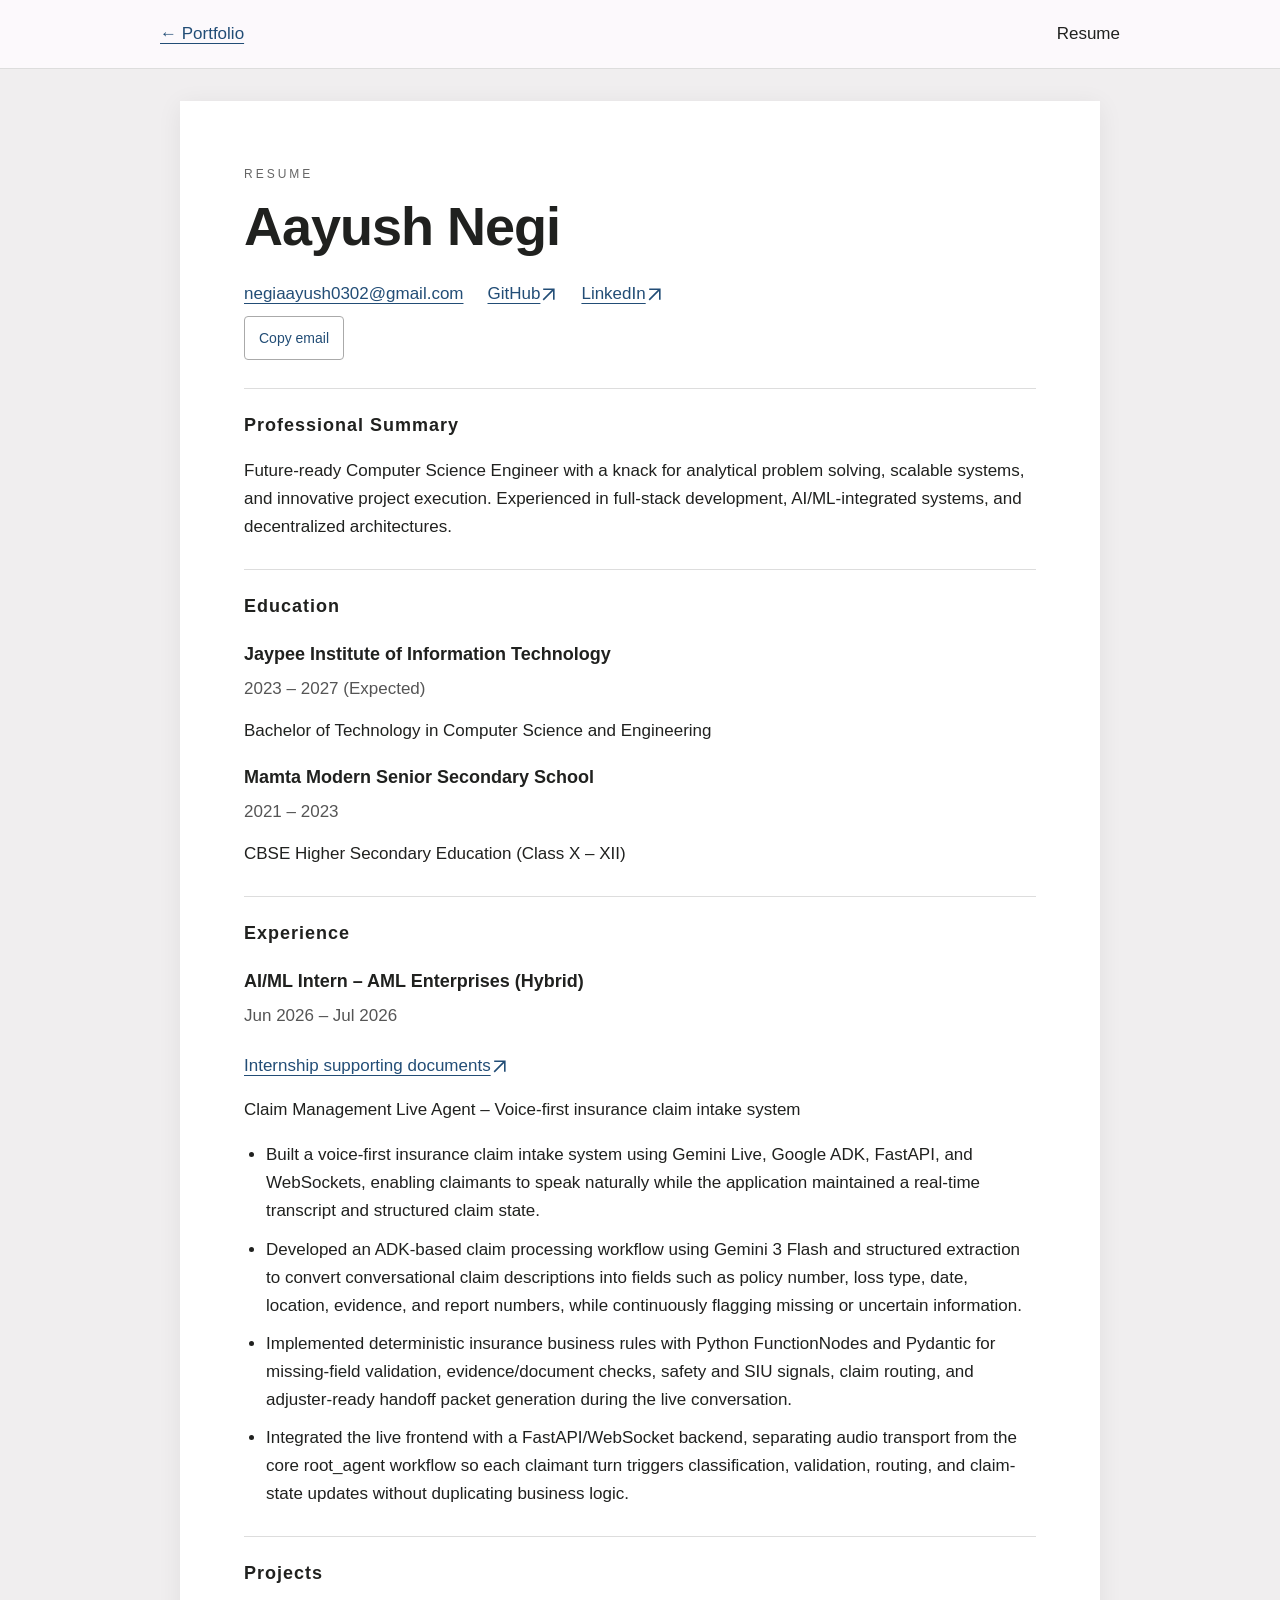
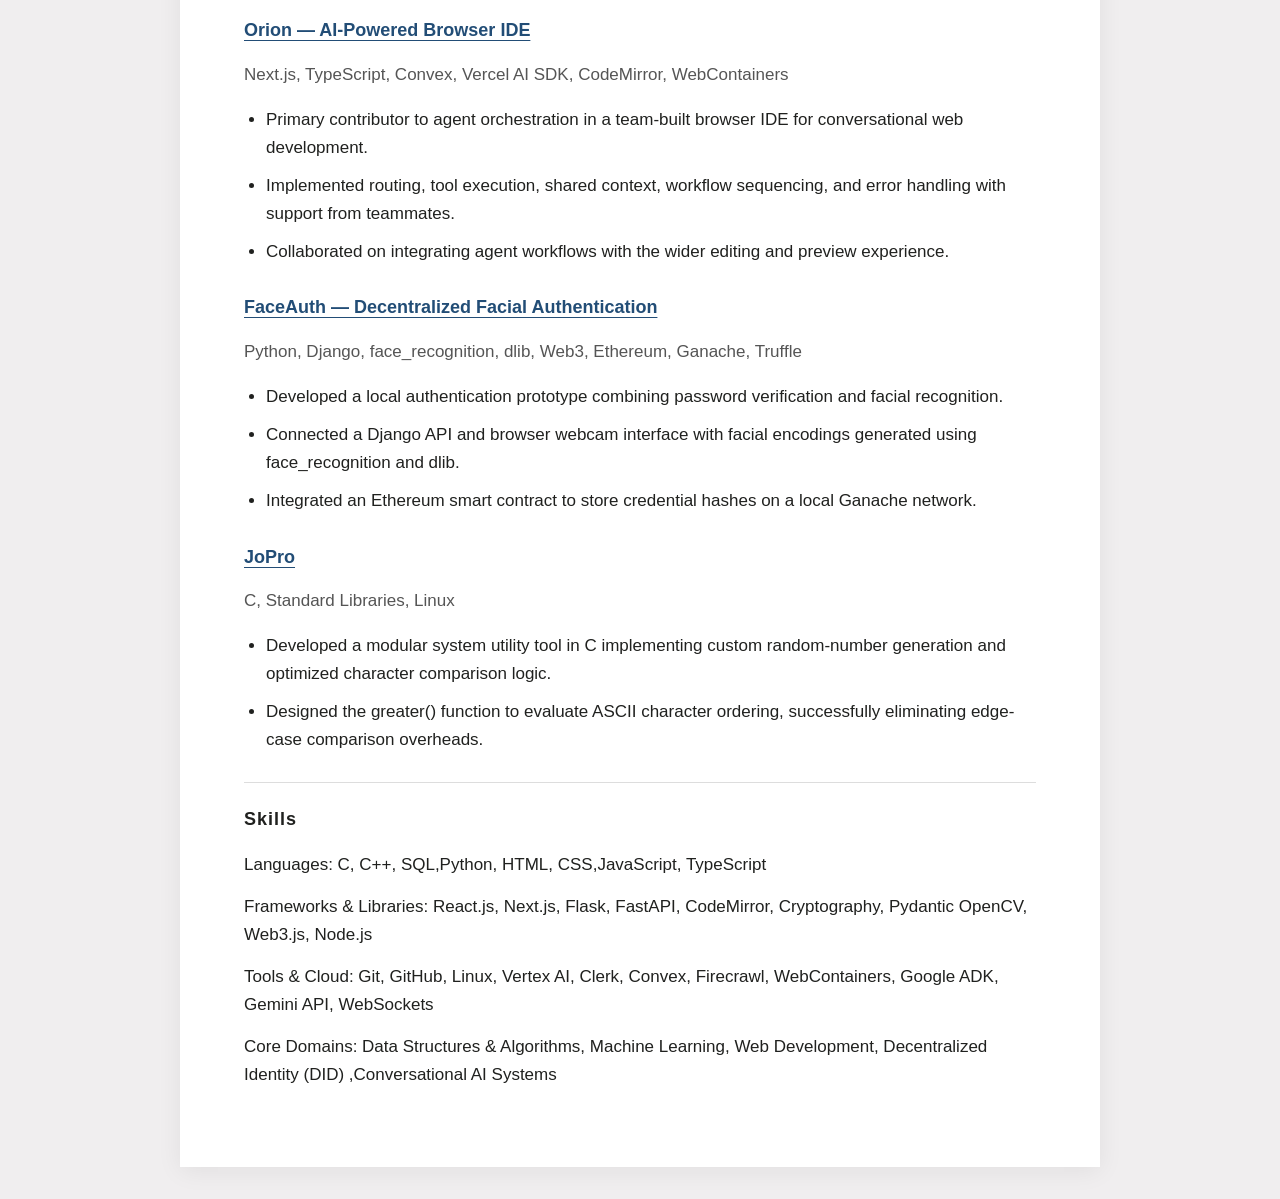
<file: resume.html>
<!doctype html>
<html lang="en"><head><meta charset="utf-8"><meta name="viewport" content="width=device-width, initial-scale=1"><title>Aayush Negi — Resume</title><link rel="icon" href="assets/favicon-32.png" sizes="32x32" type="image/png"><link rel="icon" href="assets/favicon-64.png" sizes="64x64" type="image/png"><link rel="stylesheet" href="resume.css?v=20260923-mobile-fix"><script src="email.js?v=20260918-accessibility" defer></script>
  <link rel="canonical" href="https://aayushnegi.vercel.app/resume.html">
  <meta property="og:type" content="website">
  <meta property="og:site_name" content="Aayush Negi">
  <meta property="og:title" content="Aayush Negi — Resume">
  <meta property="og:description" content="Full-stack development, AI agents, and thoughtful engineering. Explore Aayush Negi’s projects, experience, and interactive playground.">
  <meta property="og:url" content="https://aayushnegi.vercel.app/resume.html">
  <meta property="og:image" content="https://aayushnegi.vercel.app/assets/social-preview.png">
  <meta property="og:image:width" content="1200">
  <meta property="og:image:height" content="630">
  <meta property="og:image:alt" content="Aayush Negi — Engineer and builder. Full-stack development and AI agents.">
  <meta name="twitter:card" content="summary_large_image">
  <meta name="twitter:title" content="Aayush Negi — Resume">
  <meta name="twitter:description" content="Full-stack development, AI agents, and thoughtful engineering. Explore Aayush Negi’s projects, experience, and interactive playground.">
  <meta name="twitter:image" content="https://aayushnegi.vercel.app/assets/social-preview.png">
  <meta name="twitter:image:alt" content="Aayush Negi — Engineer and builder. Full-stack development and AI agents.">
  <meta name="description" content="Aayush Negi’s resume: education, engineering experience, projects, and technical skills.">
</head>
<body><header class="viewer-header"><a href="index.html#home">← Portfolio</a><span>Resume</span></header>
<main><article aria-labelledby="resume-name"><header class="resume-heading"><p class="eyebrow">RESUME</p><h1 id="resume-name">Aayush Negi</h1><nav aria-label="Contact and profiles"><a href="https://mail.google.com/mail/?view=cm&amp;fs=1&amp;to=negiaayush0302%40gmail.com" target="_blank" rel="noopener noreferrer" title="Compose in Gmail">negiaayush0302@gmail.com</a><a href="https://github.com/PleaseDoNotASKmeAnything">GitHub <svg class="link-arrow" width="12" height="12" viewBox="0 0 16 16" fill="none" stroke="currentColor" stroke-width="1.5" aria-hidden="true" focusable="false"><path d="M3 13 13 3M3 3h10v10"/></svg></a><a href="https://www.linkedin.com/in/aayush-negi-b468b926b/">LinkedIn <svg class="link-arrow" width="12" height="12" viewBox="0 0 16 16" fill="none" stroke="currentColor" stroke-width="1.5" aria-hidden="true" focusable="false"><path d="M3 13 13 3M3 3h10v10"/></svg></a></nav><div class="email-tools"><button type="button" data-copy-email hidden>Copy email</button><span data-copy-status role="status"></span><input data-copy-fallback aria-label="Email address to copy" value="negiaayush0302@gmail.com" readonly hidden></div></header>
<section><h2>Professional Summary</h2>
<p>Future-ready Computer Science Engineer with a knack for analytical problem solving, scalable systems, and innovative project execution. Experienced in full-stack development, AI/ML-integrated systems, and decentralized architectures.</p>
</section>
<section><h2>Education</h2>
<h3>Jaypee Institute of Information Technology</h3><p class="date">2023 – 2027 (Expected)</p><p>Bachelor of Technology in Computer Science and Engineering</p><h3>Mamta Modern Senior Secondary School</h3><p class="date">2021 – 2023</p><p>CBSE Higher Secondary Education (Class X – XII)</p>
</section>
<section><h2>Experience</h2>
<h3>AI/ML Intern – AML Enterprises (Hybrid)</h3><p class="date">Jun 2026 – Jul 2026</p><a href="https://drive.google.com/drive/u/0/folders/193Jqdkf2gM2vob78S53uUhFPB_BS-RMv">Internship supporting documents <svg class="link-arrow" width="12" height="12" viewBox="0 0 16 16" fill="none" stroke="currentColor" stroke-width="1.5" aria-hidden="true" focusable="false"><path d="M3 13 13 3M3 3h10v10"/></svg></a>
<p>Claim Management Live Agent – Voice-first insurance claim intake system</p>
<ul>
<li>Built a voice-first insurance claim intake system using Gemini Live, Google ADK, FastAPI, and WebSockets, enabling claimants to speak naturally while the application maintained a real-time transcript and structured claim state.</li>
<li>Developed an ADK-based claim processing workflow using Gemini 3 Flash and structured extraction to convert conversational claim descriptions into fields such as policy number, loss type, date, location, evidence, and report numbers, while continuously flagging missing or uncertain information.</li>
<li>Implemented deterministic insurance business rules with Python FunctionNodes and Pydantic for missing-field validation, evidence/document checks, safety and SIU signals, claim routing, and adjuster-ready handoff packet generation during the live conversation.</li>
<li>Integrated the live frontend with a FastAPI/WebSocket backend, separating audio transport from the core root_agent workflow so each claimant turn triggers classification, validation, routing, and claim-state updates without duplicating business logic.</li>
</ul>
</section>
<section><h2>Projects</h2>
<h3><a href="https://github.com/PleaseDoNotASKmeAnything/orion-decentralized-IDE">Orion — AI-Powered Browser IDE</a></h3><p class="tech">Next.js, TypeScript, Convex, Vercel AI SDK, CodeMirror, WebContainers</p>
<ul><li>Primary contributor to agent orchestration in a team-built browser IDE for conversational web development.</li><li>Implemented routing, tool execution, shared context, workflow sequencing, and error handling with support from teammates.</li><li>Collaborated on integrating agent workflows with the wider editing and preview experience.</li></ul>
<h3><a href="https://github.com/PleaseDoNotASKmeAnything/AI-Decentralized-identity-verification">FaceAuth — Decentralized Facial Authentication</a></h3><p class="tech">Python, Django, face_recognition, dlib, Web3, Ethereum, Ganache, Truffle</p>
<ul><li>Developed a local authentication prototype combining password verification and facial recognition.</li><li>Connected a Django API and browser webcam interface with facial encodings generated using face_recognition and dlib.</li><li>Integrated an Ethereum smart contract to store credential hashes on a local Ganache network.</li></ul>
<h3><a href="https://github.com/PleaseDoNotASKmeAnything/JoPro">JoPro</a></h3><p class="tech">C, Standard Libraries, Linux</p>
<ul>
<li>Developed a modular system utility tool in C implementing custom random-number generation and optimized character comparison logic.</li>
<li>Designed the greater() function to evaluate ASCII character ordering, successfully eliminating edge-case comparison overheads.</li>
</ul>
</section>
<section><h2>Skills</h2>
<p>Languages: C, C++, SQL,Python, HTML, CSS,JavaScript, TypeScript</p>
<p>Frameworks &amp; Libraries: React.js, Next.js, Flask, FastAPI, CodeMirror, Cryptography, Pydantic OpenCV, Web3.js, Node.js</p>
<p>Tools &amp; Cloud: Git, GitHub, Linux, Vertex AI, Clerk, Convex, Firecrawl, WebContainers, Google ADK, Gemini API, WebSockets</p>
<p>Core Domains: Data Structures &amp; Algorithms, Machine Learning, Web Development, Decentralized Identity (DID) ,Conversational AI Systems</p>
</section>
</article></main></body></html>
</file>
<file: styles.css>
/* Aayush Negi — editorial portfolio. */
:root { color-scheme: light; --paper:#fcf9fc; --ink:#20211f; --muted:#64655f; --line:#dcdcd5; --surface:#f0eeef; --accent:#353a32; --green:#4c6d47; --mono:ui-monospace,Consolas,monospace; }
[data-theme="dark"] { color-scheme:dark; --paper:#191919; --ink:#f4f1ed; --muted:#b6b5ad; --line:#393b37; --surface:#242623; --accent:#dedfd1; --green:#b3c4a0; }
* { box-sizing:border-box; }
html { scroll-behavior:smooth; scroll-padding-top:30px; }
body { margin:0; background:var(--paper); color:var(--ink); font-family:'DM Sans',Arial,sans-serif; -webkit-font-smoothing:antialiased; container-type:inline-size; }
button,input { font:inherit; } button,a { -webkit-tap-highlight-color:transparent; } button { cursor:pointer; } button:disabled { cursor:default; } a { color:inherit; text-decoration:none; } button { color:inherit; }
[hidden] { display:none!important; } :focus-visible { outline:2px solid var(--green); outline-offset:5px; }
.wrap { width:min(1320px,88%); margin-inline:auto; }
.sr-only { position:absolute; width:1px; height:1px; overflow:hidden; clip-path:inset(50%); white-space:nowrap; }
.skip-link { position:fixed; top:12px; left:12px; z-index:1100; padding:12px 18px; background:var(--ink); color:var(--paper); transform:translateY(-150%); }
.skip-link:focus { transform:none; }
.serif { font-family:Georgia,'Times New Roman',serif; font-style:italic; font-weight:400; }
.eyebrow { font:10px var(--mono); letter-spacing:1.5px; line-height:1.8; display:flex; align-items:center; gap:9px; }
.status-dot { display:inline-block; width:6px; height:6px; border-radius:50%; background:var(--green); flex-shrink:0; }
.header { height:100px; display:flex; align-items:center; justify-content:space-between; border-bottom:1px solid var(--line); gap:24px; }
.logo { display:flex; align-items:center; font-family:'Manrope',Arial,sans-serif; font-size:37px; font-weight:800; letter-spacing:-3px; }
.header nav { display:flex; gap:32px; font-size:12px; }
.header nav a { padding-block:12px; }
.header nav a:hover { text-decoration:underline; text-underline-offset:6px; }
.header-actions { display:flex; gap:17px; align-items:center; }
.theme-toggle { width:40px; height:40px; border:1px solid var(--line); border-radius:50%; background:transparent; display:grid; place-items:center; }
.theme-toggle svg { width:18px; height:18px; }
.sun-icon { display:none; }[data-theme="dark"] .sun-icon { display:block; }[data-theme="dark"] .moon-icon { display:none; }
.nav-contact { border-bottom:1px solid var(--ink); padding-block:9px; font-size:12px; }
.nav-contact span { margin-left:16px; }
.hero { display:grid; grid-template-columns:1.35fr 1fr; gap:30px 70px; padding-top:78px; }
.hero-copy { min-width:0; padding-top:20px; }
.hero h1 { font-family:'Manrope',Arial,sans-serif; font-size:clamp(48px,5.6vw,82px); line-height:1.07; letter-spacing:-4px; font-weight:500; margin:26px 0 33px; }
.hero h1 .serif { letter-spacing:-4px; }
.hero-greeting { font-size:18px; margin:0 0 10px; }
.intro { max-width:440px; font-size:15px; line-height:1.85; color:var(--muted); margin:0; }
.hero-actions { display:flex; flex-wrap:wrap; align-items:center; gap:25px; margin-top:30px; }
.button { display:inline-flex; align-items:center; justify-content:space-between; gap:25px; padding:16px 22px; border:1px solid var(--ink); border-radius:3px; font-size:12px; transition:transform .2s,background .2s; }
.dark { background:var(--ink); color:var(--paper); }
.button:hover { transform:translateY(-3px); }
.button span { font-size:19px; }
.text-link { font-size:12px; }
.text-link span { margin-left:9px; }
.profile-links { display:flex; gap:22px; flex-wrap:wrap; margin-top:29px; font:10px var(--mono); }
.profile-links a { border-bottom:1px solid var(--line); padding-bottom:5px; }
.availability { display:flex; gap:8px; align-items:center; color:var(--muted); font-size:11px; margin-top:24px; }
.hero-art { min-width:0; }
.hero-portrait { position:relative; height:330px; display:flex; align-items:center; justify-content:center; border-bottom:1px solid var(--line); }
.hero-portrait img { width:min(290px,75%); height:auto; border-radius:50%; mix-blend-mode:multiply; }
.portrait-index { position:absolute; left:0; top:5px; font:9px var(--mono); letter-spacing:1px; color:var(--muted); }
[data-theme="dark"] .hero-portrait img { mix-blend-mode:normal; }
.workspace { margin-top:18px; border:1px solid var(--line); border-radius:8px; overflow:hidden; }
.workspace-heading { display:flex; justify-content:space-between; align-items:center; padding:13px 17px; border-bottom:1px solid var(--line); font:9px var(--mono); letter-spacing:1px; }
.workspace-heading>span { display:flex; align-items:center; gap:8px; }
.code-window { background:#1e1e1e; color:#d4d4d4; }
.code { font:10px/1.9 var(--mono); padding:18px 20px; white-space:nowrap; overflow:auto; }
.code .muted { color:#9b9b9b; padding-right:10px; }
.code b,.code .code-boolean { font-weight:400; color:#569cd6; }
.code strong { font-weight:400; color:#dcdcaa; }
.code em { color:#ce9178; font-style:normal; }
.caret { display:inline-block; width:1px; height:1em; margin-left:1px; vertical-align:-.1em; background:#e4e6db; }
.workspace-interests { padding:15px 17px; }
.workspace-label { font:8px var(--mono); letter-spacing:1px; margin:0 0 10px; color:var(--muted); }
.workspace-topics { display:flex; flex-wrap:wrap; gap:5px 12px; list-style:none; padding:0; margin:0; font-size:9px; line-height:1.8; }
.hero-footer { grid-column:1/-1; display:flex; justify-content:space-between; gap:20px; border-top:1px solid var(--line); margin-top:25px; padding-block:23px; font:9px var(--mono); letter-spacing:1px; }
.tiny-star { margin-inline:14px; color:var(--muted); }
/* Identical groups make the left-to-right loop seamless. */
.ticker { background:var(--ink); color:var(--paper); overflow:hidden; padding:17px 0; }
.ticker-track { width:max-content; display:flex; animation:ticker-right 42s linear infinite; }
.ticker-group { display:flex; align-items:center; justify-content:space-around; flex-shrink:0; min-width:100vw; gap:35px; padding-right:35px; font:10px var(--mono); letter-spacing:2px; white-space:nowrap; }
.ticker-divider { opacity:.4; }
@keyframes ticker-right { from { transform:translateX(-50%); } to { transform:translateX(0); } }
.section { padding-top:110px; padding-bottom:25px; }
.section-top { display:flex; justify-content:space-between; align-items:flex-end; gap:30px; margin-bottom:40px; }h2 { font-family:'Manrope',Arial,sans-serif; font-size:clamp(36px,4.3vw,62px); line-height:1.15; font-weight:500; letter-spacing:-2.5px; margin:17px 0 0; }
.section-top>p { color:var(--muted); font-size:13px; line-height:1.8; margin:0 0 5px; }
/* Equal project cards on a full-width moving monochrome band. */
.work { clip-path:inset(-30px calc((100% - 100cqw)/2)); }
.selected-projects { position:relative; isolation:isolate; display:grid; grid-template-columns:repeat(3,minmax(0,1fr)); gap:22px; padding-block:32px; }
.selected-projects::before { content:""; position:absolute; inset:0 calc((100% - 100cqw)/2); z-index:-1; background:repeating-linear-gradient(115deg,#171817 0 100px,#303130 101px 102px,#171817 103px 200px); background-size:441px 100%; animation:banner-drift 24s linear infinite; }
@keyframes banner-drift { to { background-position:441px 0; } }
.work-card { min-width:0; display:flex; flex-direction:column; border:1px solid var(--line); background:var(--paper); border-radius:9px; overflow:hidden; transition:transform .3s,box-shadow .3s; position:relative; }
.work-visual { position:relative; isolation:isolate; overflow:hidden; background:#ecebe6; color:#252824; padding:23px; }
.work-visual::before { content:""; position:absolute; inset:0 -70%; z-index:-1; background:linear-gradient(110deg,transparent 30%,#ffffffaa 50%,transparent 70%); animation:card-drift 10s ease-in-out infinite alternate; }
.work-card--revpay .work-visual { background:#e1e4e3; }
.work-card--faceauth .work-visual { background:#e6e2e7; }
.work-card--revpay .work-visual::before { animation-direction:alternate-reverse; }
.work-card--faceauth .work-visual::before { animation-delay:-5s; }
@keyframes card-drift { from { transform:translateX(-20%); }to { transform:translateX(20%); } }
.work-visual-heading { display:flex; align-items:center; justify-content:space-between; font:9px var(--mono); letter-spacing:1.5px; }
.work-project-label { font-size:23px; }
.work-visual-title { font-size:21px; font-family:'Manrope',Arial,sans-serif; letter-spacing:-.6px; line-height:1.3; min-height:2.6em; margin:25px 0; }
.work-flow { list-style:none; margin:0; padding:0; display:grid; grid-template-columns:1fr 1fr; gap:7px; }
.work-flow li { min-height:72px; padding:11px; background:#fcf9fc9c; border:1px solid #25282422; font-size:10px; line-height:1.4; border-radius:4px; }
.work-flow li span { display:block; color:#686b64; font:9px var(--mono); margin-bottom:10px; }
.work-visual-caption { display:block; font:8px var(--mono); letter-spacing:1px; color:#63675f; margin-top:20px; }
.work-copy { padding:24px; flex:1; display:flex; flex-direction:column; align-items:flex-start; }
.project-number { font:9px/1.8 var(--mono); color:var(--muted); min-height:3.6em; margin:0; }
.work-copy h3 { font-family:'Manrope',Arial,sans-serif; font-size:30px; font-weight:500; letter-spacing:-1px; margin:8px 0 14px; }
.work-summary { font-size:13px; line-height:1.8; color:var(--muted); margin:0 0 19px; }
.work-role { font-size:11px; line-height:1.8; border-left:1px solid var(--line); padding-left:12px; margin:0 0 18px; color:var(--muted); }
.work-role strong { display:block; color:var(--ink); font-weight:500; }
.chips { display:flex; flex-wrap:wrap; gap:6px; }
.work-copy .chips { margin-top:auto; padding-top:8px; padding-bottom:23px; }
.chips span { font:9px var(--mono); padding:6px 7px; border:1px solid var(--line); border-radius:3px; }
.work-links { width:100%; display:flex; justify-content:space-between; gap:12px; align-items:center; border-top:1px solid var(--line); padding-top:18px; }
.work-links button { background:var(--ink); color:var(--paper); border:0; border-radius:3px; padding:11px; font-size:10px; }
.work-links a { font-size:10px; border-bottom:1px solid var(--line); padding-block:8px; }
.work-motion-toggle { margin:15px 0 0 auto; display:block; padding:8px 0; border:0; border-bottom:1px solid var(--line); color:var(--muted); font:9px var(--mono); background:none; }
.work.motion-paused .selected-projects::before,.work.motion-paused .work-visual::before { animation-play-state:paused; }
@media(hover:hover) and (pointer:fine) { .work-card:hover { transform:translateY(-7px) scale(1.02); box-shadow:0 24px 45px #0003; z-index:2; } }
/* Biography and credentials. */
.about-personal { display:grid; grid-template-columns:.8fr 1.2fr; gap:90px; align-items:start; }
.profile-panel { position:relative; border:1px solid var(--line); padding:30px; background:var(--surface); border-radius:8px; }
.profile-panel-top { display:flex; justify-content:space-between; align-items:center; gap:15px; font:9px var(--mono); letter-spacing:1px; }
.profile-panel-label { font-size:23px; }
.profile-monogram { font-family:'Manrope',sans-serif; font-size:100px; font-weight:800; letter-spacing:-8px; line-height:1; margin:40px 0 25px; }
.profile-panel h3 { font:500 25px 'Manrope',sans-serif; letter-spacing:-1px; margin:0 0 15px; }
.profile-subtitle { font-size:13px; line-height:1.7; color:var(--muted); }
.profile-facts { margin:24px 0 0; }
.profile-facts>div { padding:20px 0; border-top:1px solid var(--line); }
.profile-facts dt { font:9px var(--mono); letter-spacing:1px; color:var(--muted); margin-bottom:9px; }
.profile-facts dd { margin:0; font-size:12px; line-height:1.8; }
.profile-facts .profile-secondary { color:var(--muted); font-size:11px; margin-top:5px; }
.profile-panel-link { display:flex; justify-content:space-between; padding-top:19px; border-top:1px solid var(--line); font-size:12px; }
.about-copy h2 { margin-bottom:30px; font-size:clamp(36px,3.8vw,54px); }
.about-copy>p { font-size:14px; line-height:1.95; color:var(--muted); margin:0 0 18px; }
.about-toolkit { border-top:1px solid var(--line); margin-top:30px; padding-top:22px; }
.about-toolkit h3 { font-size:16px; font-weight:500; margin:0 0 20px; }
.toolkit-row { display:grid; grid-template-columns:105px 1fr; gap:12px; margin-bottom:13px; }
.toolkit-row h4 { font:10px var(--mono); color:var(--muted); margin:8px 0; }
.toolkit-row ul { display:flex; flex-wrap:wrap; list-style:none; margin:0; padding:0; gap:6px; }
.toolkit-row li { font-size:10px; border:1px solid var(--line); border-radius:3px; padding:7px 9px; }
.about-contact { display:inline-block; margin-top:20px; padding-bottom:6px; border-bottom:1px solid var(--ink); }
/* The playground is an intentional arcade interlude. */
.playground-invitation { display:flex; align-items:center; flex-direction:column; text-align:center; background:#20251f; color:#eff0df; border:1px solid #41473a; padding:48px 25px; border-radius:10px; background-image:radial-gradient(#c6d0b413 .8px,transparent .8px); background-size:14px 14px; }
.invitation-eyebrow { font:10px var(--mono); letter-spacing:3px; color:#c1cbb5; }
.invitation-ball { margin:24px 0 30px; }
.invitation-ball img { width:48px; height:48px; display:block; image-rendering:pixelated; }
#playground-enter { display:flex; align-items:center; gap:22px; width:min(100%,570px); padding:25px; border:2px solid #e6e7d8; border-radius:0; background:#e6e7d8; color:#22291f; box-shadow:6px 6px 0 #080c07; transition:transform .2s,box-shadow .2s; }
#playground-enter:hover { transform:translate(-2px,-2px); box-shadow:8px 8px 0 #080c07; }
.pixel-invitation { display:block; width:100%; height:auto; fill:currentColor; }
.invitation-arrow { font-size:24px; }
.invitation-hint { font:10px var(--mono); color:#c1cbb5; margin-top:27px; }
.football-game { border:1px solid var(--line); border-radius:10px; overflow:hidden; scroll-margin-top:20px; }
.football-topbar { display:flex; justify-content:space-between; align-items:center; gap:15px; flex-wrap:wrap; padding:18px 22px; background:var(--ink); color:var(--paper); font:10px var(--mono); letter-spacing:1px; }
.football-topbar>span>span[aria-hidden="true"] { opacity:.7; margin-inline:8px; }
#playground-exit { border:1px solid currentColor; background:transparent; color:inherit; border-radius:3px; padding:8px 10px; font:10px var(--mono); }
.football-field-area { padding:22px; }
.football-field { position:relative; width:100%; aspect-ratio:626 / 417; background:#389b32 url('assets/football-pitch.svg') center/100% 100%; border:6px solid #253a29; image-rendering:pixelated; }
#football-canvas { display:block; width:100%; height:100%; image-rendering:pixelated; }
.field-checkpoint { position:absolute; transform:translate(calc(-100% - 10px),-50%); width:44px; height:44px; border:3px solid #f7efbd; background:#283e36; color:#fff6d5; box-shadow:4px 4px 0 #14302480; font:bold 13px var(--mono); padding:0; }
.field-checkpoint.is-visited { background:#3d5b95; }
.field-checkpoint.is-active,.field-checkpoint:hover { background:#9d3c22; border-color:white; }
.football-prompt { display:flex; flex-wrap:wrap; align-items:center; justify-content:space-between; gap:12px; min-height:56px; padding-top:12px; }
#football-arrival { color:var(--muted); font-size:12px; }
#football-open { background:var(--ink); color:var(--paper); padding:12px 16px; border:1px solid var(--ink); border-radius:3px; font-size:12px; }
#football-help { font-size:12px; line-height:1.7; color:var(--muted); margin:10px 0; }
.football-controls { display:flex; justify-content:space-between; align-items:center; flex-wrap:wrap; gap:12px; }
.direction-pad { display:flex; gap:6px; }
.direction-pad button { width:44px; height:44px; border:1px solid var(--line); border-radius:3px; background:var(--paper); font-size:20px; touch-action:manipulation; }
#football-reset { border:1px solid var(--line); background:none; padding:12px; border-radius:3px; font-size:11px; }
#football-kicker { font:10px var(--mono); letter-spacing:1px; }
#football-link { text-decoration:underline; text-underline-offset:5px; font-size:13px; }
#football-continue { display:block; margin-top:25px; }
#football-complete { border-top:1px solid var(--line); padding-top:18px; color:var(--green); }
.football-fallback { padding:22px; }
.football-fallback details { margin-block:16px; }
/* A direct, personal sign-off. */
.contact { padding-top:110px; padding-bottom:60px; }
.contact-heading-row { display:flex; justify-content:space-between; align-items:center; gap:25px; }
.contact h2 { font-size:clamp(48px,7vw,100px); letter-spacing:-4px; }
.contact-bottom { display:flex; align-items:center; justify-content:space-between; gap:25px; margin-top:32px; }
.contact-bottom p { font-size:14px; color:var(--muted); line-height:1.9; }
.contact-links { display:flex; gap:25px; flex-wrap:wrap; margin-top:22px; font:11px var(--mono); }
.contact-links a { padding-bottom:5px; border-bottom:1px solid var(--line); }
#contact-status { display:inline-flex; align-items:center; gap:8px; font-size:14px; color:var(--ink); margin-top:23px; padding-bottom:5px; border-bottom:1px solid var(--line); overflow-wrap:anywhere; transition:color .2s,border-color .2s; }
#contact-status:hover { color:#FF4949; border-color:#FF4949; }
.footer { display:flex; align-items:center; justify-content:space-between; gap:20px; flex-wrap:wrap; padding-block:25px; border-top:1px solid var(--line); }
.footer>span { color:var(--muted); font-size:10px; }
.footer>a:last-child { font:9px var(--mono); letter-spacing:1px; }
/* Accessible project and checkpoint overlays. */
dialog { width:min(550px,90vw); max-height:85vh; overflow-y:auto; border:1px solid var(--line); border-radius:12px; padding:42px; color:var(--ink); background:var(--paper); }dialog::backdrop { background:#101210b8; backdrop-filter:blur(6px); }dialog h2 { font-size:34px; margin:16px 0 23px; letter-spacing:-1px; }dialog h3 { font-size:16px; margin-top:24px; }dialog p,dialog li { font-size:14px; line-height:1.85; color:var(--muted); }
.dialog-close { position:absolute; top:9px; right:13px; border:0; background:none; font-size:28px; }
.dialog-done { display:block; margin-top:24px; }
#dialog-highlights { padding-left:20px; }
#dialog-highlights li { margin-bottom:9px; }
#dialog-status { border-top:1px solid var(--line); padding-top:15px; font-size:12px; }
/* The approved character intro remains the opening signature. */
.page-loader { position:fixed; inset:0; z-index:1000; display:flex; flex-direction:column; justify-content:space-between; visibility:hidden; pointer-events:none; overflow:hidden; }
.is-loading .page-loader { visibility:visible; pointer-events:auto; }
.is-loading { overflow:hidden; }
.loader-track { position:absolute; left:0; right:0; bottom:0; height:3px; }
.loader-track>span { display:block; width:100%; height:100%; transform:scaleX(0); transform-origin:left; }
.intro-complete .hero-copy,.intro-complete .hero-art { animation:hero-arrive .8s .1s both; }
@keyframes hero-arrive { from { opacity:0; translate:0 20px; }to { opacity:1; translate:0 0; } }
/* Responsive layout: preserve the hierarchy, not desktop dimensions. */
@media(min-width:761px) and (max-width:1100px) { .hero { gap:30px; grid-template-columns:1.2fr 1fr; }
.hero h1 { font-size:54px; letter-spacing:-3px; }
.hero-portrait { height:290px; }
.selected-projects { gap:15px; }
.work-visual,.work-copy { padding:17px; }
.work-visual-title { font-size:18px; }
.work-flow li { padding:8px; font-size:9px; }
.work-links { flex-wrap:wrap; }
.about-personal { gap:40px; }
.toolkit-row { grid-template-columns:1fr; gap:5px; }
.contact h2 { font-size:68px; } }
@media(max-width:760px) { .wrap { width:89%; }
.header { height:auto; min-height:86px; gap:15px; flex-wrap:wrap; padding-block:16px; }
.logo { font-size:30px; }
.header nav { gap:18px; font-size:11px; }
.header-actions { gap:9px; }
.nav-contact { display:none; }
.theme-toggle { width:34px; height:34px; }
.hero { grid-template-columns:minmax(0,1fr); padding-top:30px; gap:32px; }
.hero-copy { padding-top:10px; }
.hero h1 { font-size:clamp(43px,10vw,72px); letter-spacing:-2.5px; }
.hero h1 .serif { letter-spacing:-2px; }
.eyebrow { font-size:9px; letter-spacing:1px; }
.hero-greeting { font-size:17px; }
.intro { font-size:14px; }
.hero-actions { gap:20px; }
.hero-portrait { height:280px; }
.hero-portrait img { width:240px; }
.portrait-index { top:0; }
.hero-art { max-width:500px; width:100%; margin:auto; }
.workspace { margin-top:15px; }
.code { font-size:clamp(8px,2vw,10px); }
.hero-footer { margin-top:0; flex-wrap:wrap; font-size:8px; gap:14px; }
.tiny-star { margin-inline:6px; }
.section { padding-top:70px; }
.section-top { display:block; margin-bottom:27px; }
.section-top>p { margin-top:18px; font-size:12px; }h2 { font-size:39px; letter-spacing:-1.5px; }
.selected-projects { grid-template-columns:minmax(0,1fr); gap:22px; }
.work-visual { padding:25px; }
.work-visual-title { min-height:0; font-size:23px; }
.work-flow li { min-height:70px; font-size:11px; }
.project-number { min-height:0; }
.work-copy h3 { margin-top:17px; }
.about-personal { grid-template-columns:minmax(0,1fr); gap:35px; }
.about-copy h2 { font-size:37px; }
.profile-panel { padding:26px; }
.profile-monogram { font-size:85px; margin-block:25px; }
.toolkit-row { grid-template-columns:1fr; gap:3px; }
.playground-invitation { padding:34px 17px; }
#playground-enter { padding:20px 12px; gap:10px; }
.invitation-arrow { font-size:18px; }
.football-topbar { padding:15px; font-size:9px; }
.football-field-area { padding:12px; }
.football-field { border-width:3px; }
.field-checkpoint { width:36px; height:36px; font-size:11px; }
.contact { padding-top:70px; padding-bottom:35px; }
.contact h2 { font-size:clamp(42px,10vw,66px); letter-spacing:-2px; }
.contact-bottom { flex-direction:column; align-items:flex-start; gap:15px; }
.contact-bottom p { font-size:13px; }
.footer { gap:18px; }
.footer>span { font-size:9px; }dialog { padding:34px 23px; }dialog h2 { font-size:29px; } }
@media(max-width:370px) { .header nav { gap:12px; font-size:10px; }
.header { gap:8px; }
.logo { font-size:27px; }
.hero h1 { font-size:40px; } }
@media(prefers-reduced-motion:reduce) { html { scroll-behavior:auto; }*,*::before,*::after { animation:none!important; transition:none!important; }
.work-card:hover,.button:hover,#playground-enter:hover { transform:none; }
.work-motion-toggle { display:none; } }
/* Character-led opening: dark aperture, sketch entrance, editorial name reveal. */
.page-loader.character-loader { background: #fcf9fc; color: #161916; padding: 28px 5vw; transform: translateY(-102%); transition: transform .8s cubic-bezier(.76,0,.24,1), visibility .8s; }
.is-loading .character-loader { transform: translateY(0); }
.character-loader::after { content: ""; position: absolute; inset: 0; z-index: 4; background: #111411; pointer-events: none; animation: character-aperture .7s cubic-bezier(.76,0,.24,1) both; }
.character-intro-top, .character-intro-bottom { display: flex; width: 100%; justify-content: space-between; align-items: center; gap: 20px; position: relative; z-index: 5; font: 11px ui-monospace, Consolas, monospace; letter-spacing: 1.3px; }
.character-intro-top>span { mix-blend-mode: normal; color: #161916; background: #fcf9fc; padding: 7px 9px; border-radius: 3px; }
.character-intro-top button { border: 1px solid #777; border-radius: 30px; background: #fcf9fc; color: #161916; font-size: 11px; padding: 11px 17px; }
.character-intro-bottom { z-index: 2; font-size: 10px; }
.character-stage { position: relative; width: 100%; flex: 1; display: grid; place-items: center; min-height: 0; }
.character-name { color: #FF4949; width: 100%; display: flex; justify-content: space-between; gap: 8px; align-items: center; font-family: 'Manrope', sans-serif; font-size: clamp(48px, 12vw, 180px); font-weight: 800; letter-spacing: -.075em; line-height: 1; }
.character-name>span { animation: character-type 1s .65s cubic-bezier(.2,.8,.2,1) both; }
.character-surname { animation-delay: .8s; }
.character-portrait { position: absolute; width: min(30vw, 360px, 48vh); aspect-ratio: 1; animation: character-pop 1.15s .25s cubic-bezier(.2,.8,.2,1) both; }
.character-portrait img { display: block; width: 100%; height: 100%; object-fit: contain; border-radius: 0;  }
.character-hello { position: absolute; bottom: -20px; left: 50%; transform: translateX(-50%) rotate(-6deg); white-space: nowrap; padding: 9px 15px; background: #252b23; color: #f5f3ed; border-radius: 4px; font: 13px Georgia, serif; font-style: italic; animation: character-caption .5s 1.2s both; }
.character-loader .loader-track>span { background: #252b23; }
@keyframes character-aperture { from { clip-path: inset(0); } to { clip-path: inset(0 0 100% 0); } }
@keyframes character-pop { 0% { opacity: 0; transform: translateY(70px) scale(.55) rotate(-14deg); } 65% { opacity: 1; transform: translateY(-8px) scale(1.05) rotate(4deg); } 100% { opacity: 1; transform: translateY(0) scale(1) rotate(0); } }
@keyframes character-type { from { opacity: 0; transform: translateY(40px); } to { opacity: 1; transform: translateY(0); } }
@keyframes character-caption { from { opacity: 0; } to { opacity: 1; } }
@media(max-width: 760px) {
  .character-name { position: absolute; inset: 10% 0; flex-direction: column; justify-content: space-between; font-size: clamp(60px, 18vw, 120px); }
  .character-portrait { width: min(57vw, 280px, 40vh); }
  .character-intro-bottom { font-size: 8px; letter-spacing: .5px; }
}
@media(max-height: 500px) { .character-name { flex-direction: row; position: static; font-size: 12vw; } .character-portrait { width: 42vh; } }
@media(prefers-reduced-motion: reduce) { .character-loader::after { display: none; } .page-loader.character-loader { transition: none; } .character-name>span, .character-portrait, .character-hello { animation: none; } }

@media(min-width: 761px) { .character-name { font-size: clamp(48px, 7.8vw, 120px); } }

/* Shared wordmark: the red dot stays consistent in both themes. */
.brand-dot { color:#FF4949; }
.contact-monogram { font:800 clamp(48px,7vw,100px)/1 Manrope,Arial,sans-serif; letter-spacing:-.08em; flex-shrink:0; }

/* Scroll-triggered typography, preserving the existing serif accents and layout. */
.scroll-heading .reveal-word { display:inline-block; opacity:0; transform:translateY(.55em); transition:opacity .7s ease, transform .85s cubic-bezier(.2,.75,.2,1); transition-delay:var(--word-delay,0ms); }
.scroll-heading.is-revealed .reveal-word { opacity:1; transform:translateY(0); }
.scroll-copy { opacity:0; transform:translateY(18px); transition:opacity .75s ease, transform .85s cubic-bezier(.2,.75,.2,1); }
.scroll-copy.is-revealed { opacity:1; transform:translateY(0); }
@media(prefers-reduced-motion:reduce) { .scroll-heading .reveal-word,.scroll-copy { opacity:1; transform:none; transition:none; } }
@media print { .scroll-heading .reveal-word,.scroll-copy { opacity:1; transform:none; } }

.portfolio-cursor { --cursor-color:#000; --cursor-outline:#fff; --cursor-hover:rgb(0 0 0 / .12); position:fixed; top:0; left:0; z-index:2000; width:0; height:0; pointer-events:none; opacity:0; transition:opacity .15s; }
.portfolio-cursor.is-visible { opacity:1; }
.portfolio-cursor::before { content:""; position:absolute; width:10px; height:10px; border:1.5px solid var(--cursor-color); box-shadow:0 0 0 1.5px var(--cursor-outline); border-radius:50%; background:var(--cursor-color); transform:translate(-50%,-50%); transition:width .2s,height .2s,background .2s; }
.portfolio-cursor.is-hovering::before { width:32px; height:32px; background:var(--cursor-hover); }
.portfolio-cursor.is-pressed::before { width:18px; height:18px; }
@media (hover:hover) and (pointer:fine) and (prefers-reduced-motion:no-preference) { .custom-pointer,.custom-pointer * { cursor:none!important; } }
@media print { .portfolio-cursor { display:none; } }

#football-unlock { position:absolute; z-index:3; top:6%; left:50%; transform:translateX(-50%); width:max-content; max-width:88%; font:clamp(8px,1.1vw,13px)/1.8 "Press Start 2P",monospace; color:#fcf9fc; background:rgb(20 28 20 / .9); padding:10px 14px; margin:0; border:2px solid #FF4949; text-align:center; pointer-events:none; }
.field-checkpoint--bonus { transform:translate(-50%,-50%); border-color:#FF4949; background:#FF4949; color:#171717; }

.match-clock { display:inline-flex; align-items:center; gap:9px; font:700 16px/1.4 var(--mono); font-variant-numeric:tabular-nums; white-space:nowrap; }
.match-clock>span:first-child { font-size:24px; }

.email-icon { width:17px; height:17px; flex-shrink:0; }

.ticker-opportunities { margin-top:64px; }
@media(max-width:760px) { .ticker-opportunities { margin-top:40px; } }

[data-theme="dark"] .portfolio-cursor { --cursor-color:#fff; --cursor-outline:#000; --cursor-hover:rgb(255 255 255 / .12); }

/* Lead with the About introduction in the stacked mobile layout. */
@media(min-width:761px) { .about-personal > .about-copy { grid-column:2; grid-row:1; } .about-personal > .profile-panel { grid-column:1; grid-row:1; } }

/* Balance the surname between the portrait and the outer edge on desktop. */
@media(min-width:761px) {
  .character-surname { width:calc(50% - min(15vw,180px,24vh)); text-align:center; flex-shrink:0; }
}
@media(min-width:761px) and (max-height:500px) {
  .character-surname { width:calc(50% - 21vh); }
}

/* Editor-style syntax colours, kept readable on the fixed dark code panel. */





.code .code-variable,.code .code-property { color:#9cdcfe; }
.code .code-bracket { color:#ffd700; }

.direction-pad button { touch-action:none; user-select:none; }
.email-tools { display:flex; flex-wrap:wrap; align-items:center; gap:12px; margin-top:8px; font-size:13px; }
.email-tools button { min-height:44px; padding:8px 14px; background:transparent; color:inherit; border:1px solid var(--line); border-radius:4px; }
.email-tools input { max-width:100%; padding:10px; }

.link-arrow { display:inline-block; width:1em; height:1em; flex-shrink:0; vertical-align:-.1em; }
[data-arrow="outbound"]::after { content:""; display:inline-block; width:1em; height:1em; margin-left:.4em; background:currentColor; -webkit-mask:url("data:image/svg+xml,%3Csvg xmlns='http://www.w3.org/2000/svg' viewBox='0 0 16 16'%3E%3Cpath d='M3 13 13 3M3 3h10v10' fill='none' stroke='black' stroke-width='1.5'/%3E%3C/svg%3E") center/contain no-repeat; mask:url("data:image/svg+xml,%3Csvg xmlns='http://www.w3.org/2000/svg' viewBox='0 0 16 16'%3E%3Cpath d='M3 13 13 3M3 3h10v10' fill='none' stroke='black' stroke-width='1.5'/%3E%3C/svg%3E") center/contain no-repeat; }

/* Mirror the left markers around the pitch centre at every screen width. */
.field-checkpoint--right { transform:translate(10px,-50%); }
</file>
<file: resume.css>
* { box-sizing:border-box; }
body { margin:0; background:#f0eeef; color:#20211f; font-family:Calibri,Arial,sans-serif; font-size:17px; line-height:1.65; }
.viewer-header { display:flex; justify-content:space-between; align-items:center; padding:12px max(20px,calc((100% - 960px)/2)); background:#fcf9fc; border-bottom:1px solid #ddd; }
a { color:#224d76; text-underline-offset:4px; overflow-wrap:anywhere; }
a:focus-visible { outline:3px solid #FF4949; outline-offset:4px; }
.viewer-header a,nav a,section>a,h3 a { display:inline-flex; align-items:center; min-height:44px; padding-block:8px; }
main { max-width:960px; margin:32px auto; padding:0 20px; }
article { background:#fff; padding:clamp(22px,5vw,64px); box-shadow:0 4px 24px #0001; }
h1 { font-size:clamp(34px,6vw,54px); line-height:1.1; margin:0 0 16px; letter-spacing:-1px; }
.eyebrow { font-size:12px; letter-spacing:3px; color:#656565; margin:0 0 12px; }
nav { display:flex; flex-wrap:wrap; gap:4px 24px; }
section { border-top:1px solid #ddd; margin-top:28px; padding-top:22px; }
h2 { font-size:18px; letter-spacing:1px; margin:0 0 16px; }
h3 { font-size:18px; line-height:1.4; margin:20px 0 4px; }
p { margin:8px 0 14px; }.date,.tech { color:#555; }ul { padding-left:22px; }li { margin-bottom:10px; }
@media(max-width:600px) { main { margin:0; padding:0; }article { box-shadow:none; }nav { flex-direction:column; align-items:flex-start; gap:0; }h3 a { display:block; }.viewer-header { padding-inline:22px; } }
@media print { body { background:white; font-size:11pt; }.viewer-header { display:none; }main { margin:0; padding:0; max-width:none; }article { padding:0; box-shadow:none; }h2,h3 { break-after:avoid; }a { color:inherit; } }

.email-tools { display:flex; flex-wrap:wrap; gap:12px; align-items:center; font-size:14px; }.email-tools button { min-height:44px; padding:8px 14px; border:1px solid #aaa; border-radius:4px; background:white; cursor:pointer; color:#224d76; font:inherit; }.email-tools button:focus-visible { outline:3px solid #FF4949; outline-offset:3px; }.email-tools input { max-width:100%; padding:10px; }@media print { .email-tools { display:none; } }

.link-arrow { display:inline-block; width:1em; height:1em; flex-shrink:0; vertical-align:-.1em; }
[data-arrow="outbound"]::after { content:""; display:inline-block; width:1em; height:1em; margin-left:.4em; background:currentColor; -webkit-mask:url("data:image/svg+xml,%3Csvg xmlns='http://www.w3.org/2000/svg' viewBox='0 0 16 16'%3E%3Cpath d='M3 13 13 3M3 3h10v10' fill='none' stroke='black' stroke-width='1.5'/%3E%3C/svg%3E") center/contain no-repeat; mask:url("data:image/svg+xml,%3Csvg xmlns='http://www.w3.org/2000/svg' viewBox='0 0 16 16'%3E%3Cpath d='M3 13 13 3M3 3h10v10' fill='none' stroke='black' stroke-width='1.5'/%3E%3C/svg%3E") center/contain no-repeat; }
</file>
